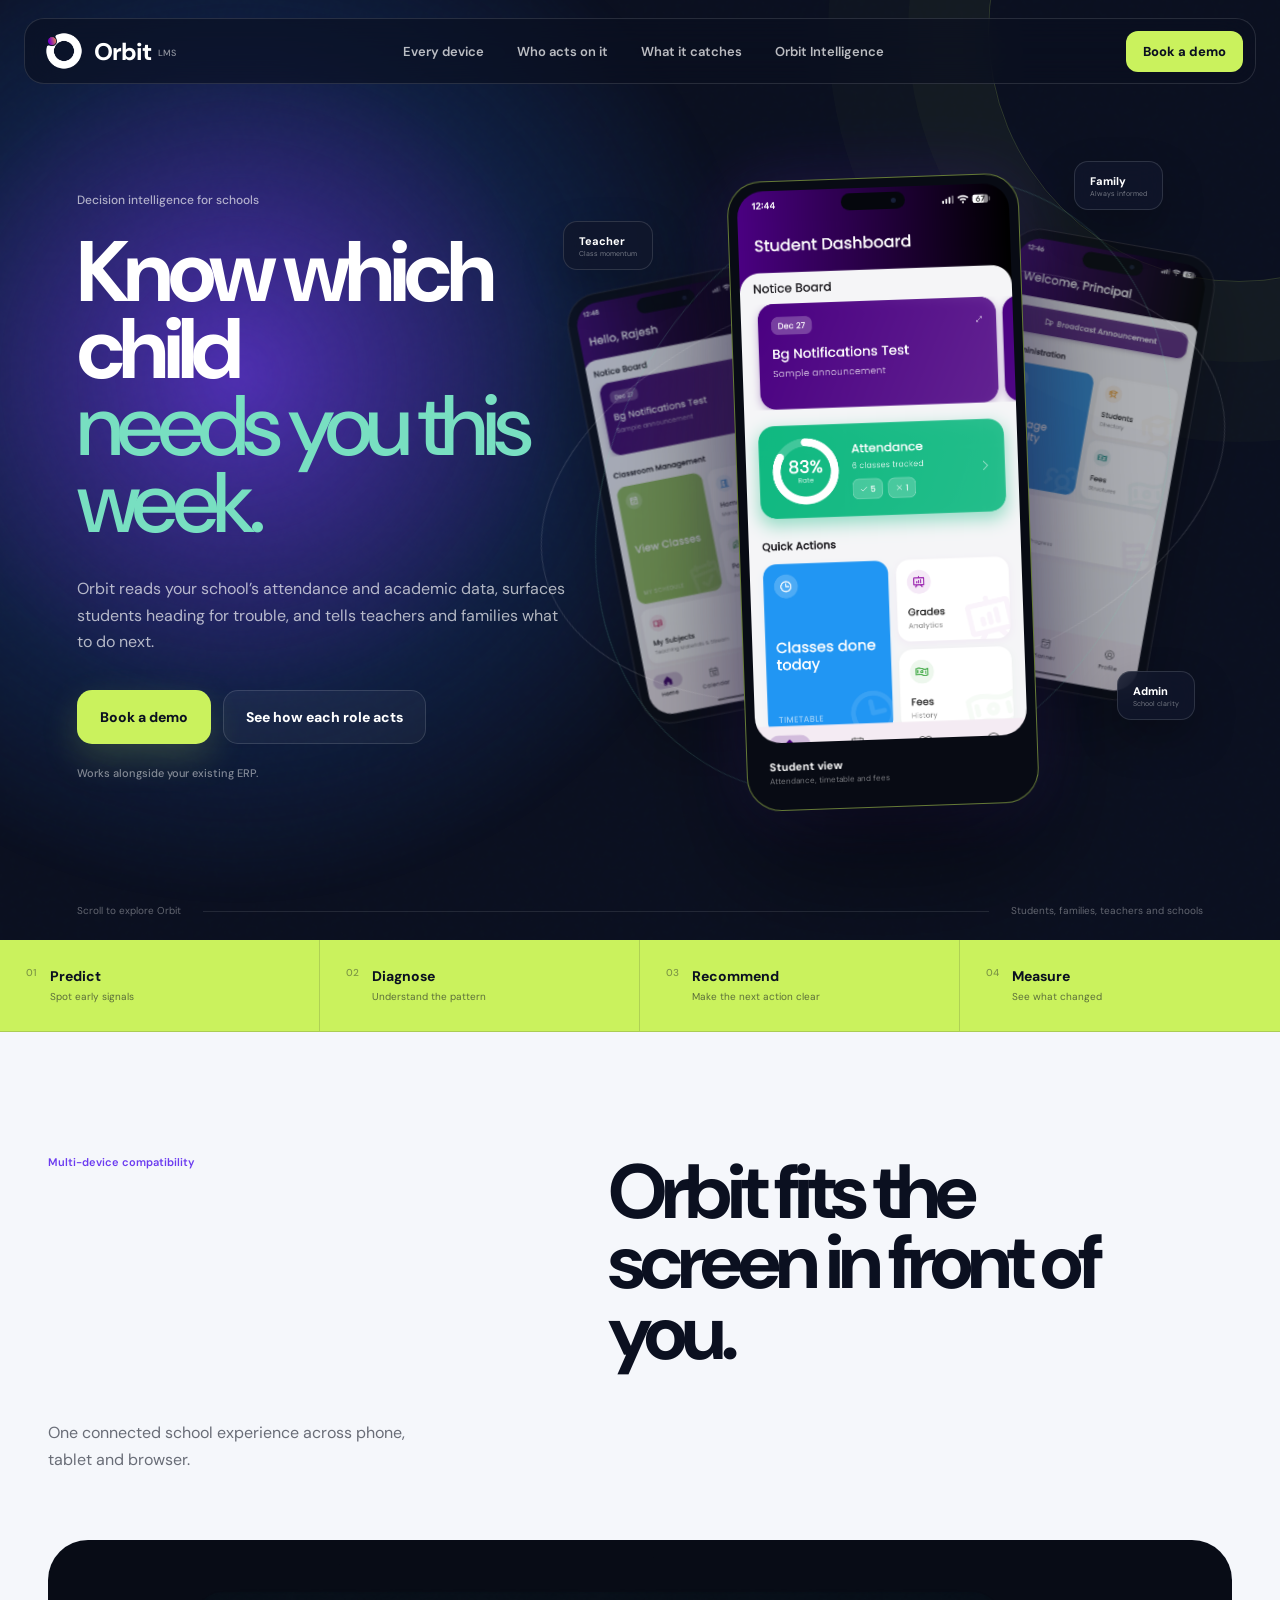
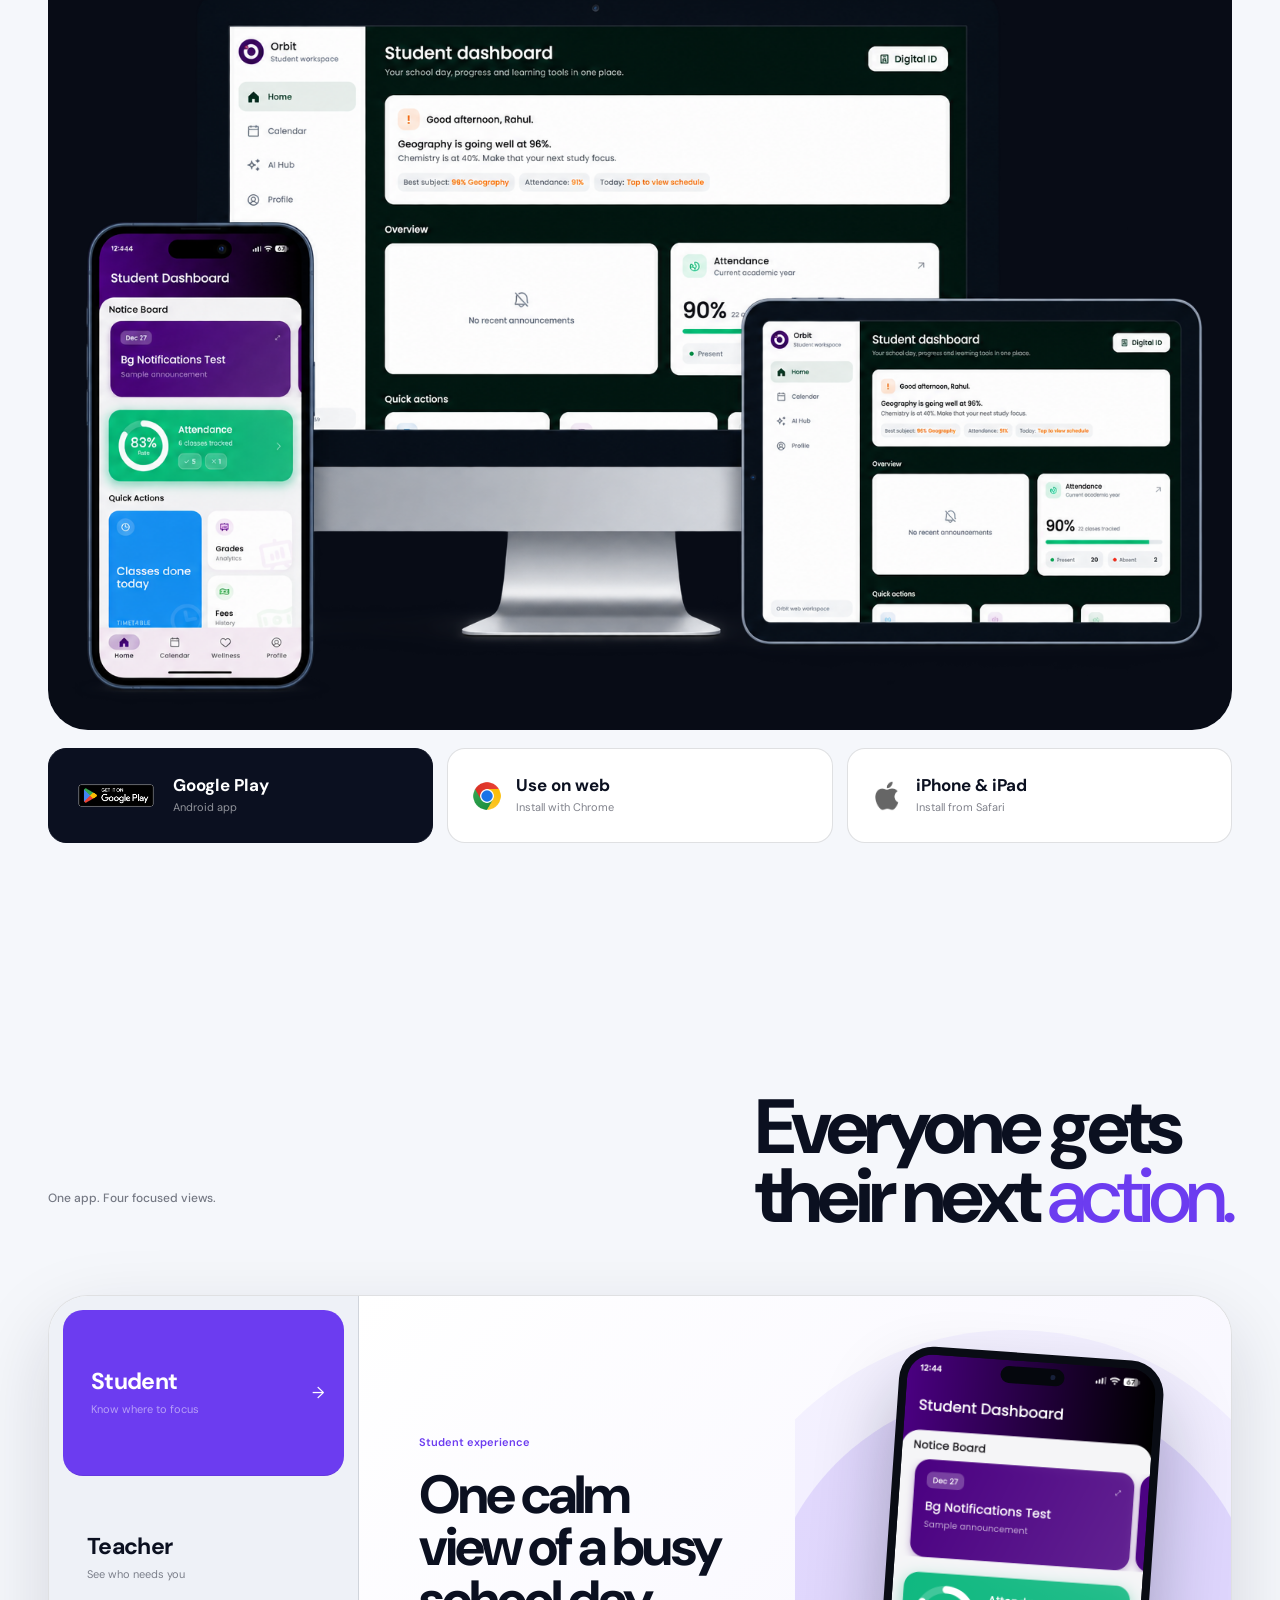
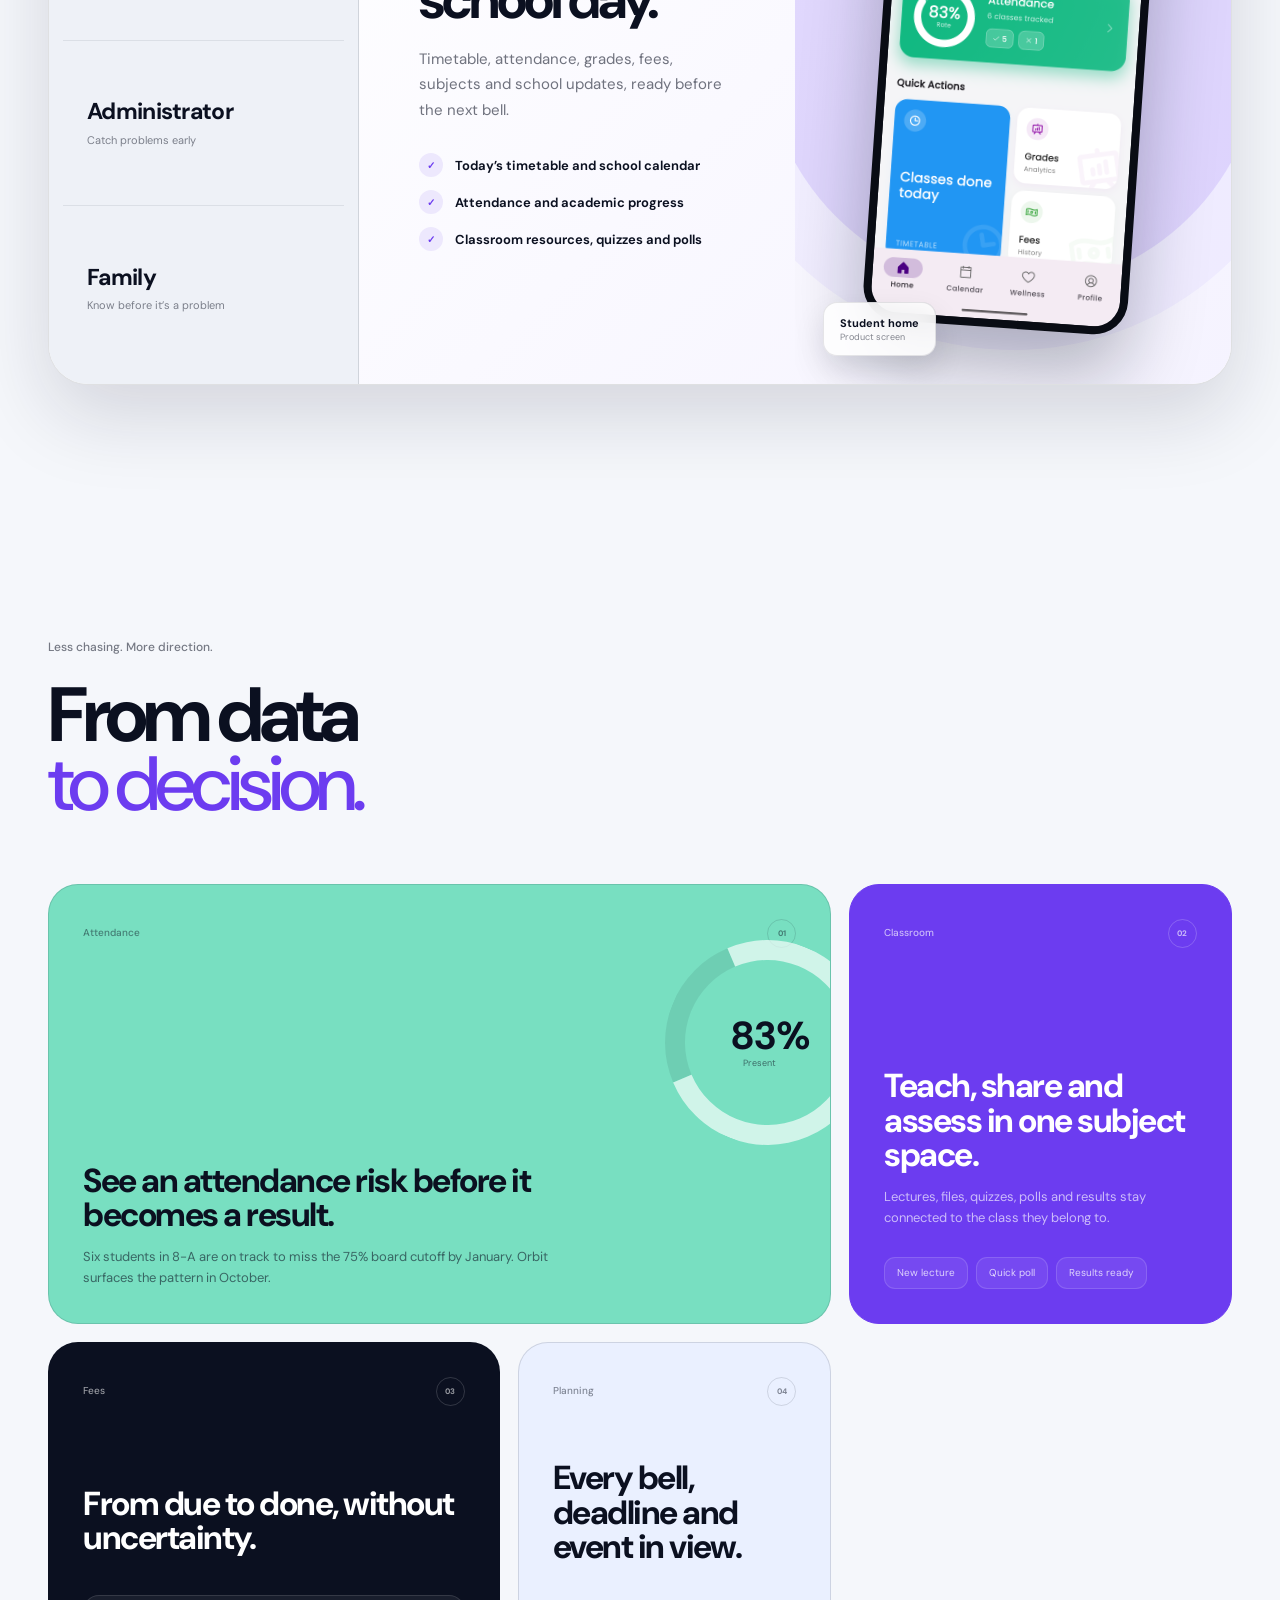
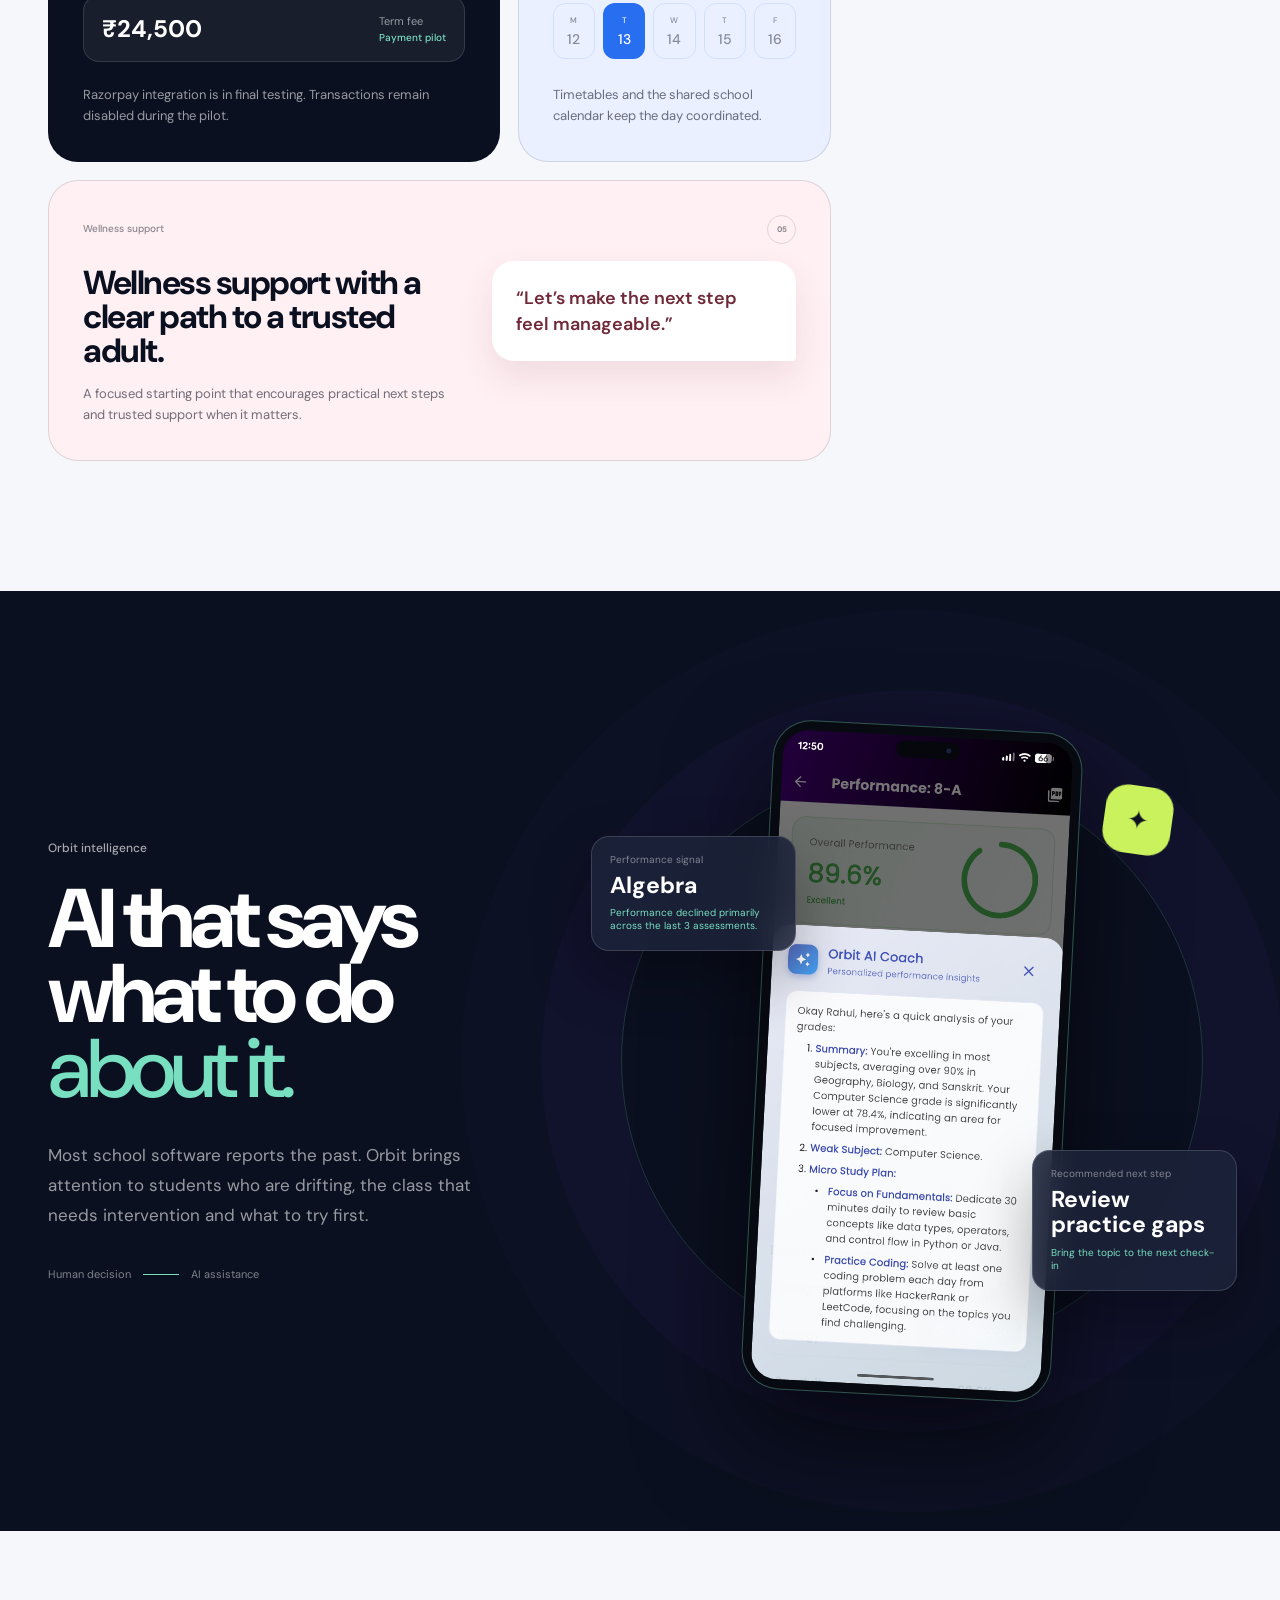
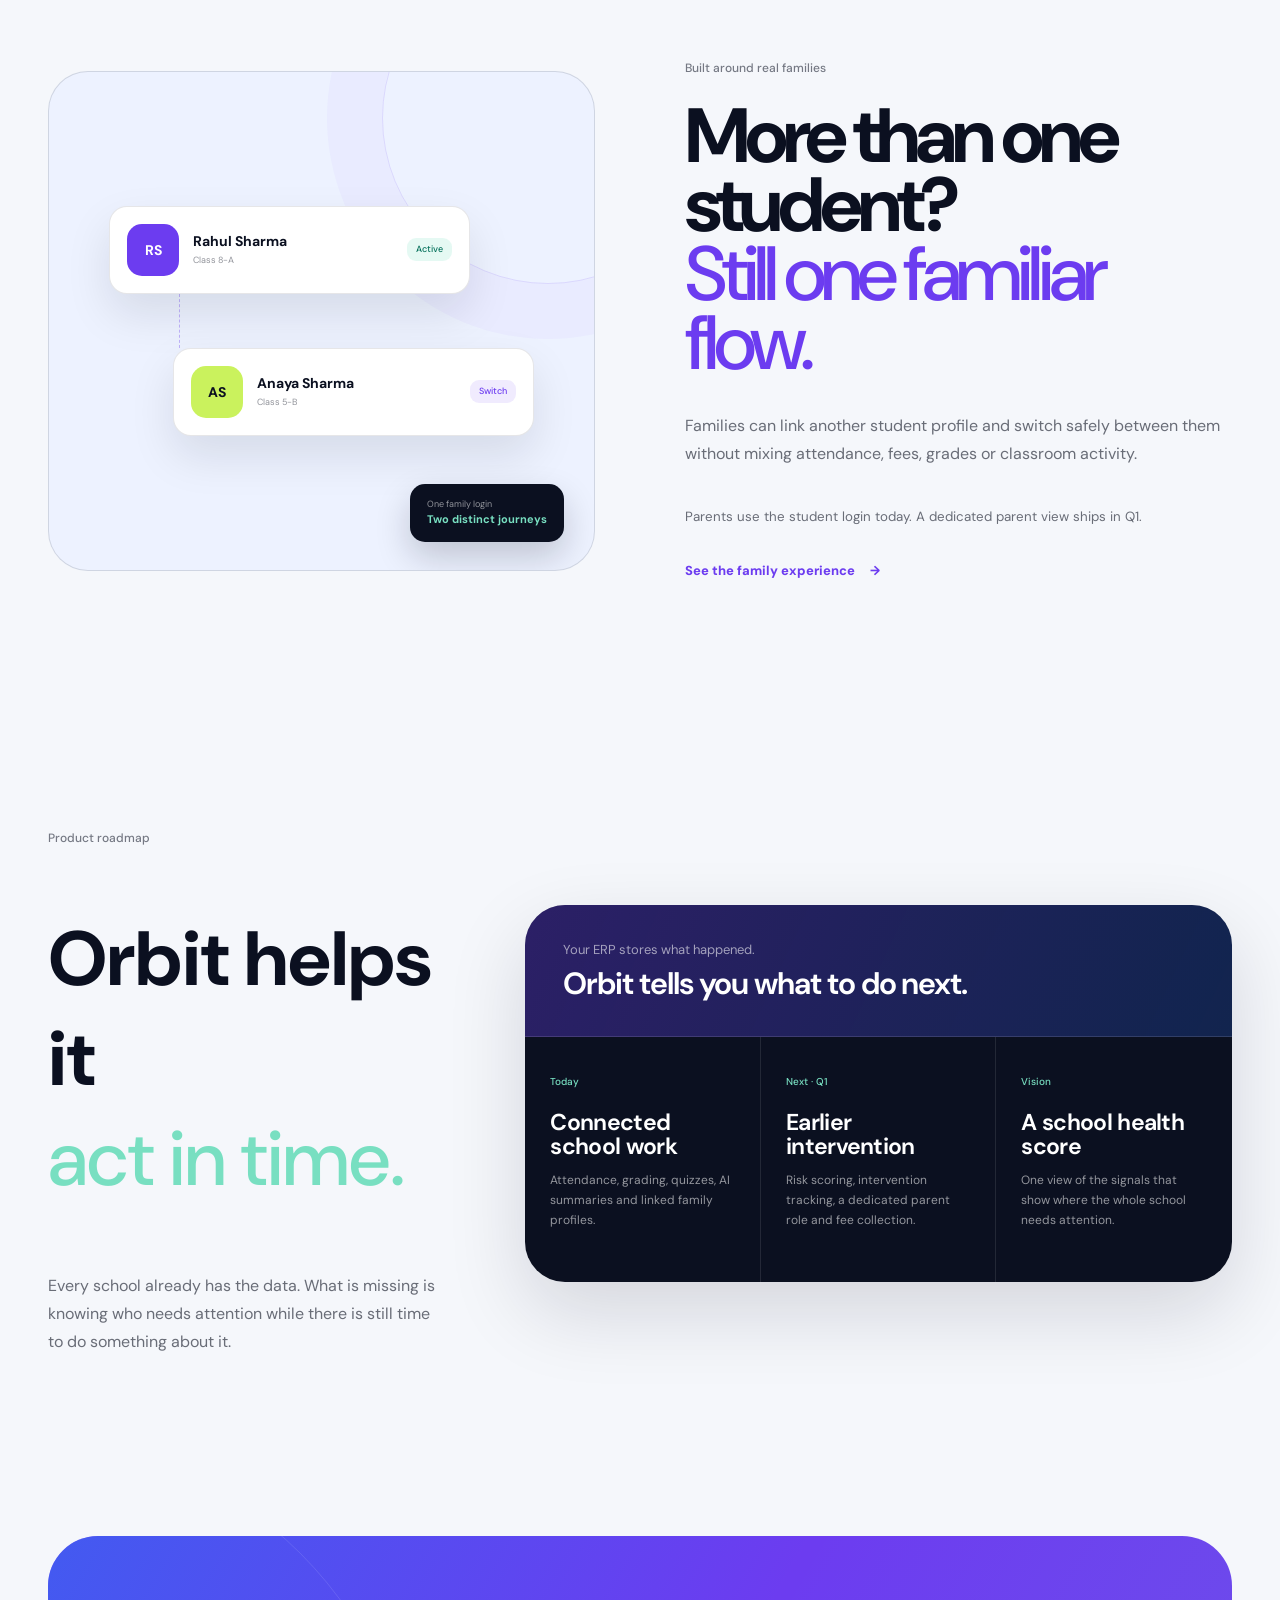
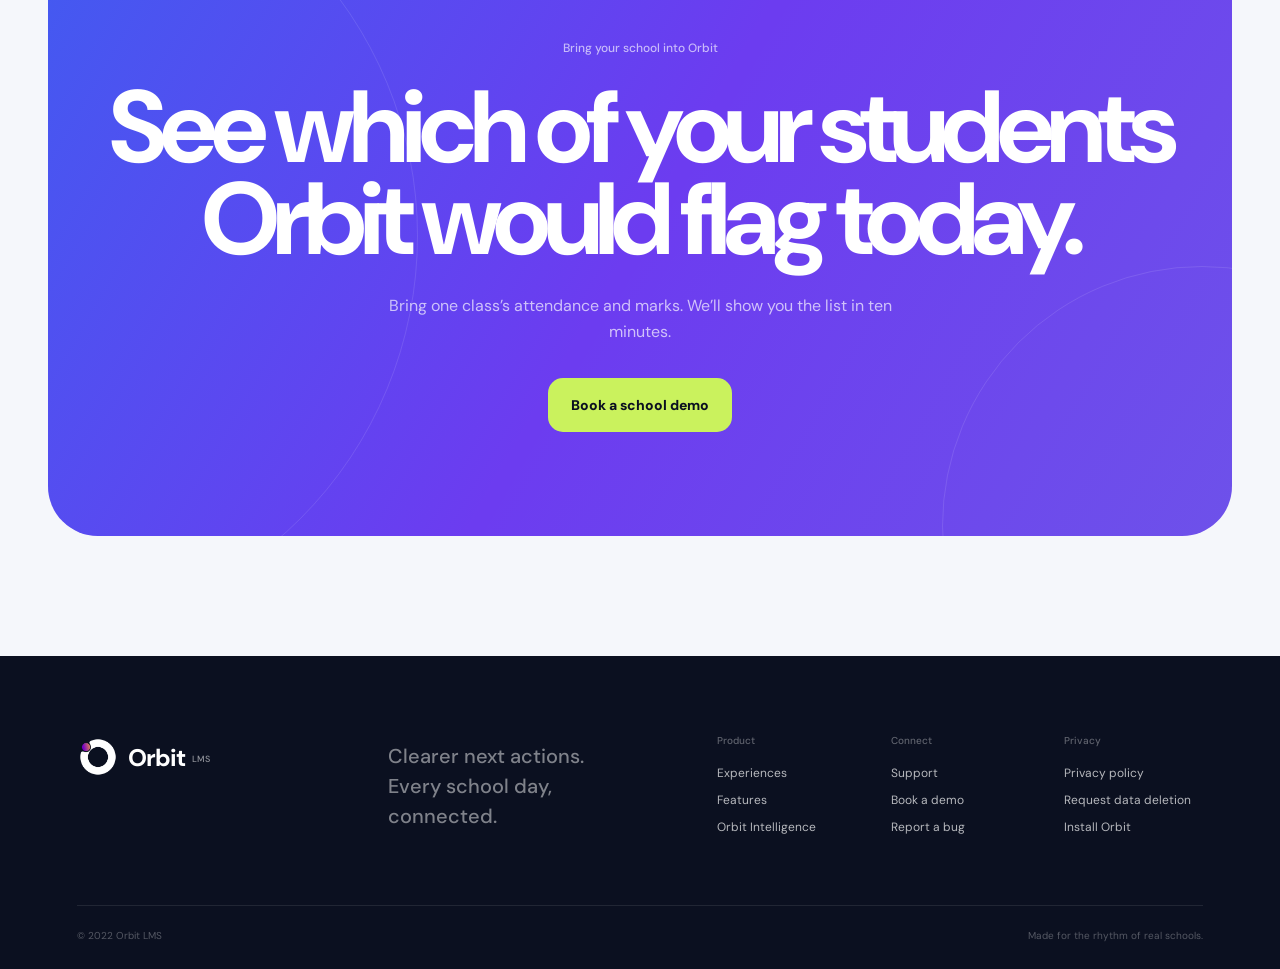
<file: index.html>
<!doctype html>
<html lang="en">
<head>
    <meta charset="UTF-8">
    <meta name="viewport" content="width=device-width, initial-scale=1">
    <meta name="theme-color" content="#0b1020">
    <meta name="description" content="Orbit helps schools turn attendance and academic information into clearer next actions for students, teachers and families.">
    <meta property="og:title" content="Orbit LMS | Decision intelligence for schools.">
    <meta property="og:description" content="See which students need support and what to do next.">
    <meta property="og:type" content="website">
    <meta property="og:image" content="logo.png">
    <title>Orbit LMS | Decision intelligence for schools.</title>
    <script>document.documentElement.classList.add("js");</script>
    <link rel="icon" href="favicon.ico">
    <link rel="apple-touch-icon" sizes="180x180" href="apple-touch-icon.png">
    <link rel="manifest" href="site.webmanifest">
    <link rel="preconnect" href="https://fonts.googleapis.com">
    <link rel="preconnect" href="https://fonts.gstatic.com" crossorigin>
    <link href="https://fonts.googleapis.com/css2?family=DM+Sans:opsz,wght@9..40,400..800&display=swap" rel="stylesheet">
    <link rel="stylesheet" href="style.css?v=10">
</head>
<body>
    <a class="skip-link" href="#main">Skip to content</a>
    <header class="site-header" data-header>
        <a class="brand" href="#top" aria-label="Orbit LMS home">
            <img src="logo.png" alt="" width="42" height="42"><span>Orbit</span><small>LMS</small>
        </a>
        <button class="menu-toggle" type="button" aria-expanded="false" aria-controls="site-nav" data-menu-toggle><span></span><span></span><b class="sr-only">Open navigation</b></button>
        <nav class="site-nav" id="site-nav" aria-label="Main navigation" data-menu>
            <a href="#connected">Every device</a><a href="#roles">Who acts on it</a><a href="#capabilities">What it catches</a><a href="#intelligence">Orbit Intelligence</a>
        </nav>
        <a class="header-cta" href="mailto:support@orbitlmsapp.com?subject=Orbit%20School%20Demo">Book a demo</a>
    </header>

    <main id="main">
        <section class="hero" id="top">
            <div class="hero-noise" aria-hidden="true"></div>
            <div class="hero-copy reveal">
                <div class="eyebrow"><span></span>Decision intelligence for schools</div>
                <h1>Know which child<br><em>needs you this week.</em></h1>
                <p class="hero-lede">Orbit reads your school’s attendance and academic data, surfaces students heading for trouble, and tells teachers and families what to do next.</p>
                <div class="hero-actions">
                    <a class="button button-primary" href="mailto:support@orbitlmsapp.com?subject=Orbit%20School%20Demo">Book a demo</a>
                    <a class="button button-quiet" href="#roles">See how each role acts</a>
                </div>
                <div class="hero-note">Works alongside your existing ERP.</div>
            </div>

            <div class="orbit-stage reveal" data-orbit-stage aria-label="Orbit LMS product screens for students, teachers and administrators">
                <div class="orbit-line orbit-line-one" aria-hidden="true"></div><div class="orbit-line orbit-line-two" aria-hidden="true"></div>
                <div class="role-satellite satellite-admin"><span>Admin</span><small>School clarity</small></div>
                <div class="role-satellite satellite-teacher"><span>Teacher</span><small>Class momentum</small></div>
                <div class="role-satellite satellite-family"><span>Family</span><small>Always informed</small></div>
                <figure class="device device-back device-teacher"><div class="device-top"><span></span></div><img src="screenshots/teacher-screen2.png" alt="Orbit teacher dashboard" decoding="async"></figure>
                <figure class="device device-main"><div class="device-top"><span></span></div><img src="screenshots/student-screen1.png" alt="Orbit student dashboard" decoding="async" fetchpriority="high"><figcaption><b>Student view</b><span>Attendance, timetable and fees</span></figcaption></figure>
                <figure class="device device-back device-admin"><div class="device-top"><span></span></div><img src="screenshots/admin-screen3.png" alt="Orbit administrator dashboard" decoding="async"></figure>
            </div>
            <div class="hero-footer" aria-hidden="true"><span>Scroll to explore Orbit</span><div></div><span>Students, families, teachers and schools</span></div>
        </section>

        <section class="signal-rail" aria-label="Orbit product principles">
            <div><strong>01</strong><span>Predict</span><small>Spot early signals</small></div>
            <div><strong>02</strong><span>Diagnose</span><small>Understand the pattern</small></div>
            <div><strong>03</strong><span>Recommend</span><small>Make the next action clear</small></div>
            <div><strong>04</strong><span>Measure</span><small>See what changed</small></div>
        </section>

        <section class="compatibility section-shell" id="connected">
            <div class="compatibility-heading reveal"><p>Multi-device compatibility</p><h2>Orbit fits the<br>screen in front of you.</h2><span>One connected school experience across phone, tablet and browser.</span></div>
            <div class="compatibility-stage reveal"><img class="compatibility-collage" src="screenshots/orbit-devices.png" alt="Orbit on desktop, iPad and phone" loading="lazy" decoding="async"></div>
            <div class="compatibility-actions reveal">
                <a class="compatibility-link compatibility-play" href="https://play.google.com/store/apps/details?id=com.karn.orbit" target="_blank" rel="noopener noreferrer"><img class="platform-play-badge" src="assets/platforms/google-play-badge.png" alt="Get it on Google Play"><span><b>Google Play</b><small>Android app</small></span></a>
                <a class="compatibility-link" href="install.html#web"><img class="platform-icon" src="assets/platforms/chrome.png" alt="Google Chrome"><span><b>Use on web</b><small>Install with Chrome</small></span></a>
                <a class="compatibility-link" href="install.html#ios"><img class="platform-icon platform-apple" src="assets/platforms/apple.png" alt="Apple"><span><b>iPhone &amp; iPad</b><small>Install from Safari</small></span></a>
            </div>
        </section>

        <section class="roles section-shell" id="roles">
            <div class="roles-intro reveal">
                <div class="eyebrow eyebrow-dark"><span></span>One app. Four focused views.</div>
                <h2>Everyone gets<br>their next <em>action.</em></h2>
            </div>
            <div class="role-explorer reveal">
                <div class="role-tabs" role="tablist" aria-label="Orbit experiences">
                    <button class="role-tab is-active" role="tab" aria-selected="true" data-role="student"><span>Student</span><small>Know where to focus</small></button>
                    <button class="role-tab" role="tab" aria-selected="false" data-role="teacher"><span>Teacher</span><small>See who needs you</small></button>
                    <button class="role-tab" role="tab" aria-selected="false" data-role="admin"><span>Administrator</span><small>Catch problems early</small></button>
                    <button class="role-tab" role="tab" aria-selected="false" data-role="family"><span>Family</span><small>Know before it’s a problem</small></button>
                </div>
                <div class="role-display" data-role-display>
                    <div class="role-copy">
                        <span class="role-kicker" data-role-kicker>Student experience</span>
                        <h3 data-role-title>One calm view of a busy school day.</h3>
                        <p data-role-description>Timetable, attendance, grades, fees, subjects and school updates, ready before the next bell.</p>
                        <ul data-role-features><li>Today’s timetable and school calendar</li><li>Attendance and academic progress</li><li>Classroom resources, quizzes and polls</li></ul>
                    </div>
                    <div class="role-device-wrap">
                        <div class="role-halo"></div>
                        <figure class="role-device"><div class="device-top"><span></span></div><img data-role-image src="screenshots/student-screen1.png" alt="Orbit student experience" loading="lazy" decoding="async"></figure>
                        <div class="screen-label"><b data-role-label>Student home</b><small>Product screen</small></div>
                    </div>
                </div>
            </div>
        </section>

        <section class="capabilities section-shell" id="capabilities">
            <div class="section-heading compact reveal">
                <div class="eyebrow eyebrow-dark"><span></span>Less chasing. More direction.</div>
                <h2>From data<br><em>to decision.</em></h2>
            </div>
            <div class="capability-grid">
                <article class="feature-card feature-attendance reveal"><div class="feature-top"><span>Attendance</span><b>01</b></div><div class="attendance-ring"><strong>83%</strong><span>Present</span></div><h3>See an attendance risk before it becomes a result.</h3><p>Six students in 8-A are on track to miss the 75% board cutoff by January. Orbit surfaces the pattern in October.</p></article>
                <article class="feature-card feature-classroom reveal"><div class="feature-top"><span>Classroom</span><b>02</b></div><h3>Teach, share and assess in one subject space.</h3><p>Lectures, files, quizzes, polls and results stay connected to the class they belong to.</p><div class="mini-stream"><span>New lecture</span><span>Quick poll</span><span>Results ready</span></div></article>
                <article class="feature-card feature-fees reveal"><div class="feature-top"><span>Fees</span><b>03</b></div><h3>From due to done, without uncertainty.</h3><div class="payment-ticket"><span>Term fee</span><strong>₹24,500</strong><small>Payment pilot</small></div><p>Razorpay integration is in final testing. Transactions remain disabled during the pilot.</p></article>
                <article class="feature-card feature-calendar reveal"><div class="feature-top"><span>Planning</span><b>04</b></div><h3>Every bell, deadline and event in view.</h3><div class="week-strip"><span>M<small>12</small></span><span class="active">T<small>13</small></span><span>W<small>14</small></span><span>T<small>15</small></span><span>F<small>16</small></span></div><p>Timetables and the shared school calendar keep the day coordinated.</p></article>
                <article class="feature-card feature-wellness reveal"><div class="feature-top"><span>Wellness support</span><b>05</b></div><blockquote>“Let’s make the next step feel manageable.”</blockquote><h3>Wellness support with a clear path to a trusted adult.</h3><p>A focused starting point that encourages practical next steps and trusted support when it matters.</p></article>
            </div>
        </section>

        <section class="intelligence" id="intelligence">
            <div class="ai-grid section-shell">
                <div class="ai-copy reveal"><div class="eyebrow"><span></span>Orbit intelligence</div><h2>AI that says what to do <em>about it.</em></h2><p>Most school software reports the past. Orbit brings attention to students who are drifting, the class that needs intervention and what to try first.</p><div class="ai-principle"><span>Human decision</span><i></i><span>AI assistance</span></div></div>
                <div class="ai-product reveal"><figure class="ai-phone"><div class="device-top"><span></span></div><img src="screenshots/ai-screen1.png" alt="Orbit AI Coach analysing student performance" loading="lazy" decoding="async"></figure><div class="insight-card insight-one"><small>Performance signal</small><strong>Algebra</strong><span>Performance declined primarily across the last 3 assessments.</span></div><div class="insight-card insight-two"><small>Recommended next step</small><strong>Review practice gaps</strong><span>Bring the topic to the next check-in</span></div><div class="ai-spark" aria-hidden="true">✦</div></div>
            </div>
        </section>

        <section class="family section-shell">
            <div class="family-visual reveal"><div class="profile-card profile-one"><span>RS</span><div><b>Rahul Sharma</b><small>Class 8-A</small></div><i>Active</i></div><div class="profile-link"></div><div class="profile-card profile-two"><span>AS</span><div><b>Anaya Sharma</b><small>Class 5-B</small></div><i>Switch</i></div><div class="family-badge">One family login<br><strong>Two distinct journeys</strong></div></div>
            <div class="family-copy reveal"><div class="eyebrow eyebrow-dark"><span></span>Built around real families</div><h2>More than one student?<br><em>Still one familiar flow.</em></h2><p>Families can link another student profile and switch safely between them without mixing attendance, fees, grades or classroom activity.</p><p><small>Parents use the student login today. A dedicated parent view ships in Q1.</small></p><a class="text-link" href="mailto:support@orbitlmsapp.com?subject=Orbit%20Family%20Profiles">See the family experience <span>→</span></a></div>
        </section>

        <section class="decision-path section-shell" id="roadmap">
            <div class="decision-path-intro reveal"><div class="eyebrow eyebrow-dark"><span></span>Product roadmap</div><h2>Orbit helps it<br><em>act in time.</em></h2><p>Every school already has the data. What is missing is knowing who needs attention while there is still time to do something about it.</p></div>
            <div class="decision-path-content reveal">
                <div class="erp-contrast"><span>Your ERP stores what happened.</span><strong>Orbit tells you what to do next.</strong></div>
                <div class="roadmap-grid">
                    <article><span>Today</span><h3>Connected school work</h3><p>Attendance, grading, quizzes, AI summaries and linked family profiles.</p></article>
                    <article><span>Next · Q1</span><h3>Earlier intervention</h3><p>Risk scoring, intervention tracking, a dedicated parent role and fee collection.</p></article>
                    <article><span>Vision</span><h3>A school health score</h3><p>One view of the signals that show where the whole school needs attention.</p></article>
                </div>
            </div>
        </section>

        <section class="closing section-shell">
            <div class="closing-card reveal"><div class="closing-orbit" aria-hidden="true"><span></span><span></span></div><div class="eyebrow"><span></span>Bring your school into Orbit</div><h2>See which of your students<br>Orbit would flag today.</h2><p>Bring one class’s attendance and marks. We’ll show you the list in ten minutes.</p><div class="closing-actions"><a class="button button-light" href="mailto:support@orbitlmsapp.com?subject=Orbit%20School%20Demo">Book a school demo</a></div></div>
        </section>
    </main>

    <footer class="site-footer">
        <div class="footer-main"><a class="brand footer-brand" href="#top"><img src="logo.png" alt="" width="48" height="48"><span>Orbit</span><small>LMS</small></a><p>Clearer next actions.<br>Every school day, connected.</p><div class="footer-links"><div><b>Product</b><a href="#roles">Experiences</a><a href="#capabilities">Features</a><a href="#intelligence">Orbit Intelligence</a></div><div><b>Connect</b><a href="mailto:support@orbitlmsapp.com?subject=Orbit%20Support">Support</a><a href="mailto:support@orbitlmsapp.com?subject=Orbit%20School%20Demo">Book a demo</a><a href="https://forms.gle/w4K11pionRkRowX56" target="_blank" rel="noopener noreferrer">Report a bug</a></div><div><b>Privacy</b><a href="privacy.html">Privacy policy</a><a href="https://forms.gle/p6UxcMPDzvgw4ME19" target="_blank" rel="noopener noreferrer">Request data deletion</a><a href="install.html">Install Orbit</a></div></div></div>
        <div class="footer-bottom"><span>© 2022 Orbit LMS</span><span>Made for the rhythm of real schools.</span></div>
    </footer>
    <script src="script.js"></script>
</body>
</html>
</file>
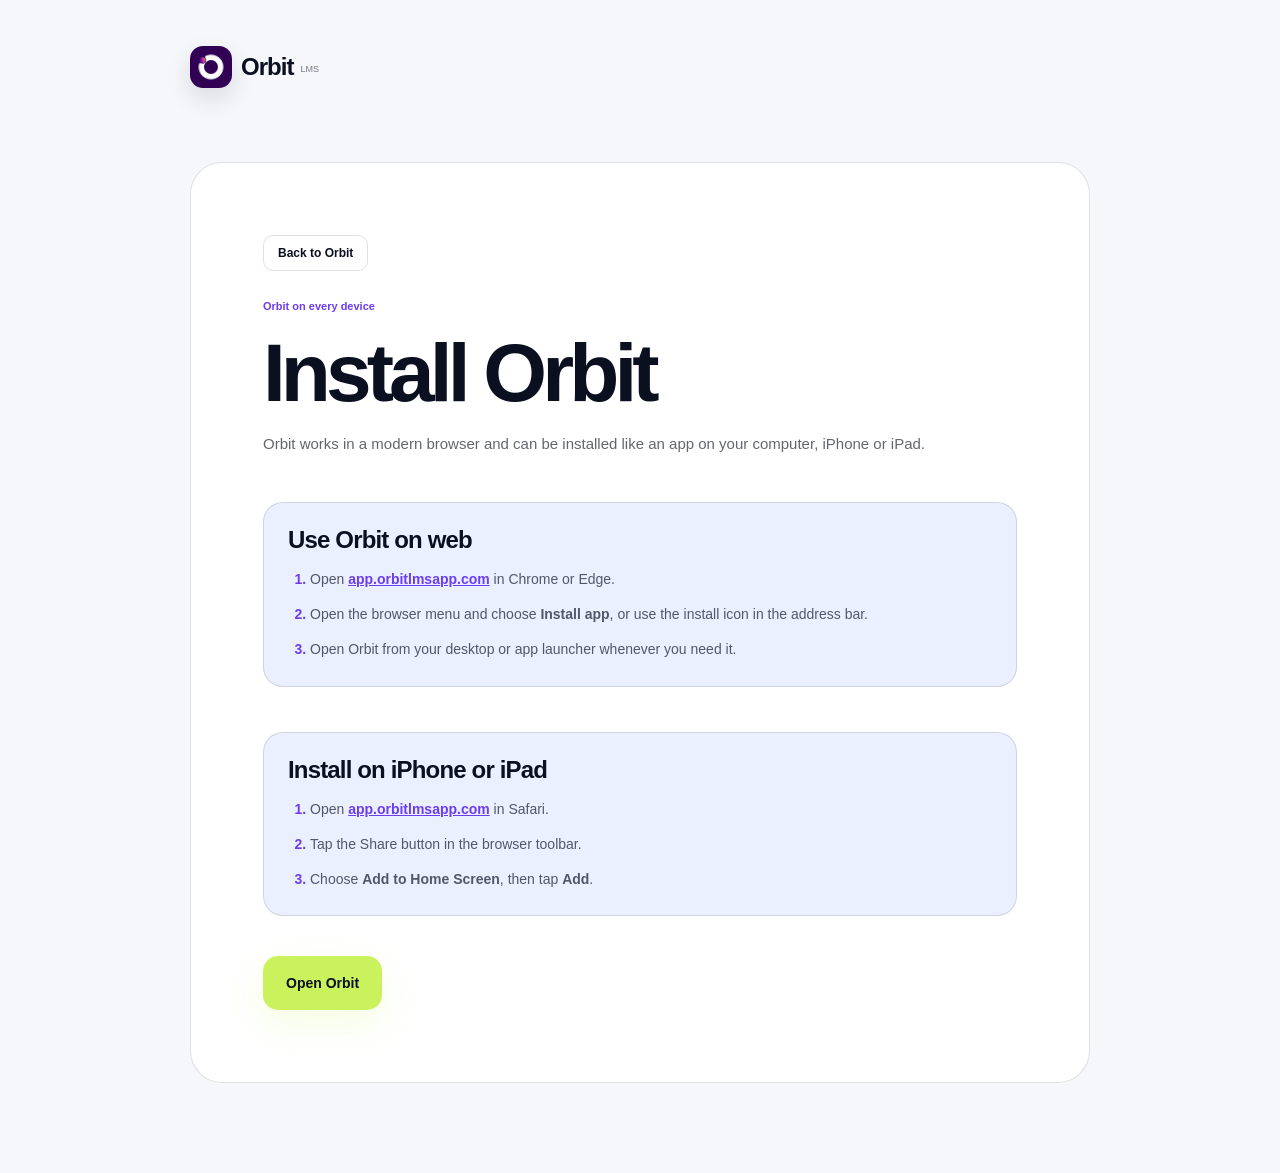
<file: install.html>
<!doctype html>
<html lang="en">
<head>
    <meta charset="UTF-8">
    <meta name="viewport" content="width=device-width, initial-scale=1">
    <meta name="theme-color" content="#0b1020">
    <meta name="description" content="Install Orbit LMS on the web, iPhone or iPad.">
    <title>Install Orbit | Orbit LMS</title>
    <link rel="icon" href="favicon.ico">
    <link rel="apple-touch-icon" sizes="180x180" href="apple-touch-icon.png">
    <link href="https://fonts.googleapis.com/css2?family=Bricolage+Grotesque:opsz,wdth,wght@12..96,75..100,400..800&display=swap" rel="stylesheet">
    <link rel="stylesheet" href="style.css?v=9">
</head>
<body class="policy-page">
    <main class="policy-wrap install-wrap">
        <a class="brand policy-brand" href="index.html" aria-label="Return to Orbit LMS home"><img src="apple-touch-icon.png" alt="" width="42" height="42"><span>Orbit</span><small>LMS</small></a>
        <article class="policy-card install-card">
            <a class="install-back" href="index.html">Back to Orbit</a>
            <p class="install-kicker">Orbit on every device</p>
            <h1>Install Orbit</h1>
            <p>Orbit works in a modern browser and can be installed like an app on your computer, iPhone or iPad.</p>
            <section id="web">
                <h2>Use Orbit on web</h2>
                <ol><li>Open <a href="https://app.orbitlmsapp.com" target="_blank" rel="noopener noreferrer">app.orbitlmsapp.com</a> in Chrome or Edge.</li><li>Open the browser menu and choose <strong>Install app</strong>, or use the install icon in the address bar.</li><li>Open Orbit from your desktop or app launcher whenever you need it.</li></ol>
            </section>
            <section id="ios">
                <h2>Install on iPhone or iPad</h2>
                <ol><li>Open <a href="https://app.orbitlmsapp.com" target="_blank" rel="noopener noreferrer">app.orbitlmsapp.com</a> in Safari.</li><li>Tap the Share button in the browser toolbar.</li><li>Choose <strong>Add to Home Screen</strong>, then tap <strong>Add</strong>.</li></ol>
            </section>
            <a class="button button-primary install-open" href="https://app.orbitlmsapp.com" target="_blank" rel="noopener noreferrer">Open Orbit</a>
        </article>
    </main>
</body>
</html>
</file>
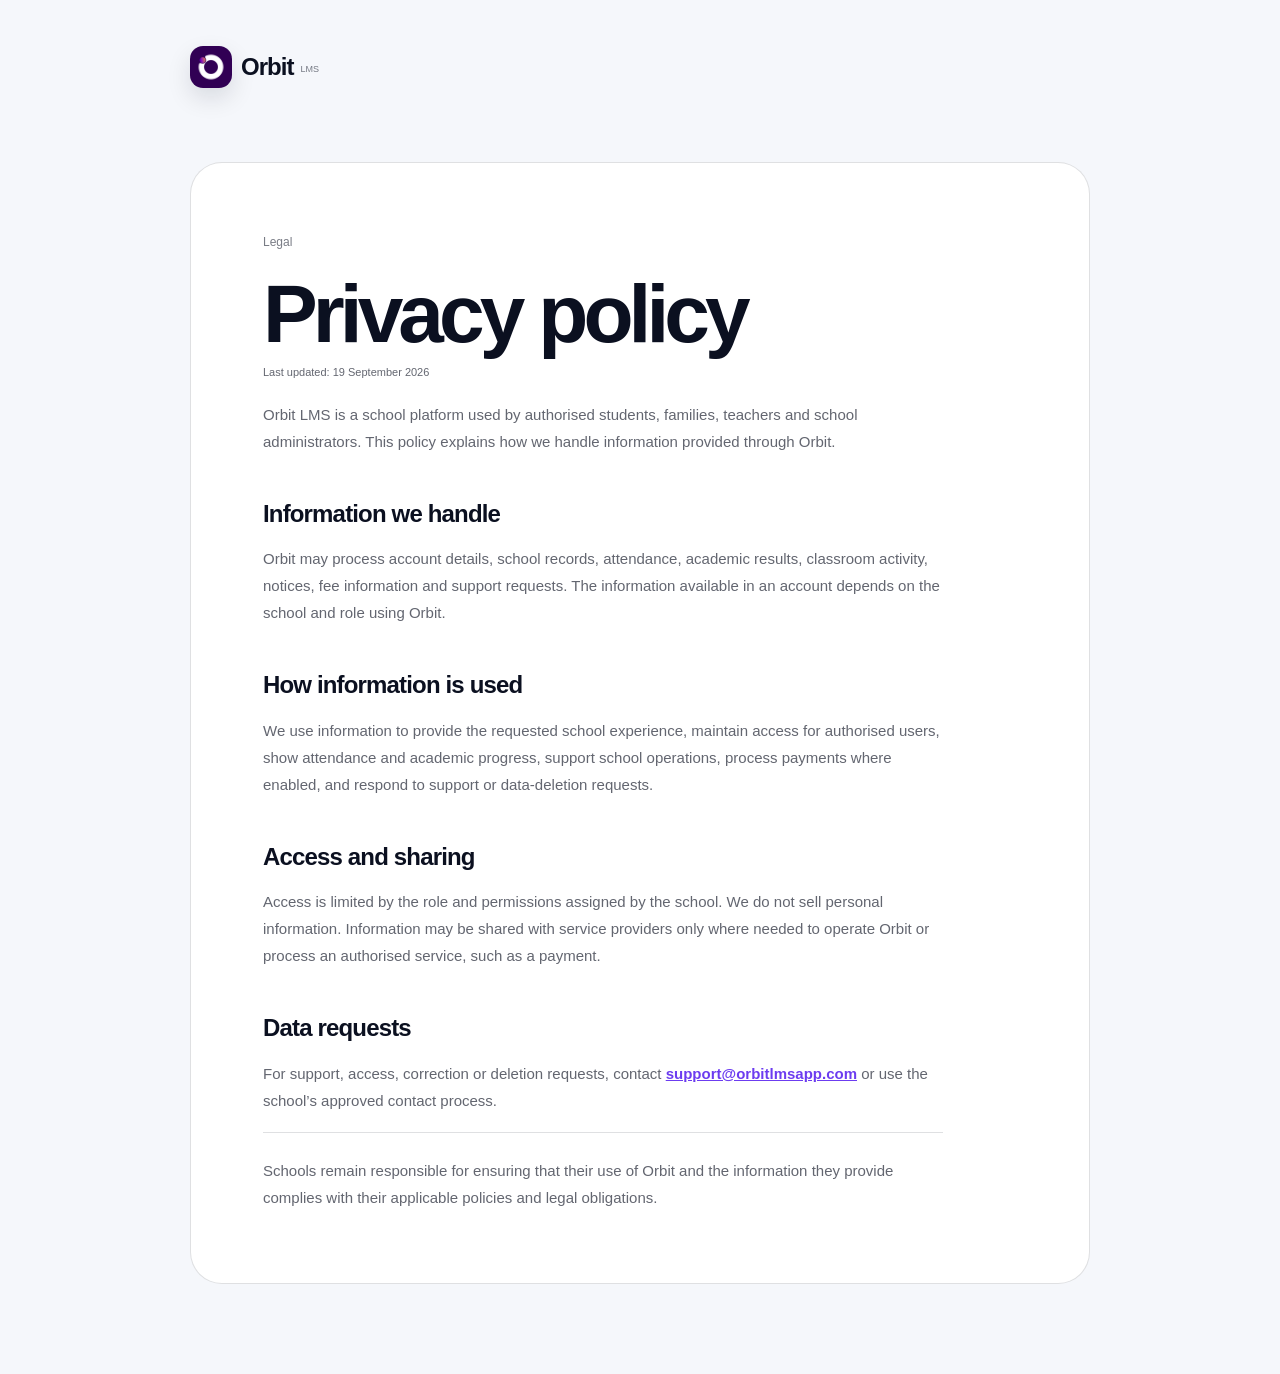
<file: privacy.html>
<!doctype html>
<html lang="en">
<head>
    <meta charset="UTF-8">
    <meta name="viewport" content="width=device-width, initial-scale=1">
    <meta name="theme-color" content="#0b1020">
    <meta name="description" content="Orbit LMS privacy policy.">
    <title>Privacy Policy | Orbit LMS</title>
    <link rel="icon" href="favicon.ico">
    <link rel="apple-touch-icon" sizes="180x180" href="apple-touch-icon.png">
    <link href="https://fonts.googleapis.com/css2?family=Bricolage+Grotesque:opsz,wdth,wght@12..96,75..100,400..800&display=swap" rel="stylesheet">
    <link rel="stylesheet" href="style.css?v=9">
</head>
<body class="policy-page">
    <main class="policy-wrap">
        <a class="brand policy-brand" href="index.html" aria-label="Return to Orbit LMS home"><img src="apple-touch-icon.png" alt="" width="42" height="42"><span>Orbit</span><small>LMS</small></a>
        <article class="policy-card">
            <div class="eyebrow eyebrow-dark"><span></span>Legal</div>
            <h1>Privacy policy</h1>
            <p class="policy-updated">Last updated: 19 September 2026</p>
            <p>Orbit LMS is a school platform used by authorised students, families, teachers and school administrators. This policy explains how we handle information provided through Orbit.</p>
            <h2>Information we handle</h2>
            <p>Orbit may process account details, school records, attendance, academic results, classroom activity, notices, fee information and support requests. The information available in an account depends on the school and role using Orbit.</p>
            <h2>How information is used</h2>
            <p>We use information to provide the requested school experience, maintain access for authorised users, show attendance and academic progress, support school operations, process payments where enabled, and respond to support or data-deletion requests.</p>
            <h2>Access and sharing</h2>
            <p>Access is limited by the role and permissions assigned by the school. We do not sell personal information. Information may be shared with service providers only where needed to operate Orbit or process an authorised service, such as a payment.</p>
            <h2>Data requests</h2>
            <p>For support, access, correction or deletion requests, contact <a href="mailto:support@orbitlmsapp.com">support@orbitlmsapp.com</a> or use the school’s approved contact process.</p>
            <p class="policy-note">Schools remain responsible for ensuring that their use of Orbit and the information they provide complies with their applicable policies and legal obligations.</p>
        </article>
    </main>
</body>
</html>
</file>
<file: style.css>
:root {
    --ink: #0b1020;
    --ink-soft: #151b30;
    --paper: #f5f7fb;
    --paper-blue: #eaf0ff;
    --white: #ffffff;
    --violet: #6c3cf0;
    --violet-dark: #4d22bb;
    --blue: #276ef1;
    --mint: #78dfc1;
    --coral: #ff715f;
    --lime: #caf25d;
    --line: rgba(11, 16, 32, .13);
    --display: "DM Sans", sans-serif;
    --body: var(--display);
    --mono: var(--display);
    --radius-lg: 40px;
    --radius-md: 26px;
    --shadow: 0 30px 80px rgba(17, 23, 49, .15);
}

* { box-sizing: border-box; }
html { background: var(--ink); scroll-behavior: smooth; overscroll-behavior-y: none; }
body { margin: 0; background: var(--ink); color: var(--ink); font-family: var(--body); overflow-x: hidden; }
main { background: var(--paper); }
body.menu-open { overflow: hidden; }
a { color: inherit; }
img { display: block; max-width: 100%; }
button, a { -webkit-tap-highlight-color: transparent; }
button { font: inherit; }
body :where(.eyebrow, .hero-note, .hero-footer, .brand small, .device-main figcaption span, .role-satellite small, .signal-rail strong, .map-center span, .map-card small, .role-kicker, .screen-label small, .feature-top, .mini-stream span, .payment-ticket small, .week-strip span, .ai-principle, .insight-card small, .profile-card i, .footer-links b, .footer-bottom) {
    font-family: var(--body) !important;
    text-transform: none !important;
    letter-spacing: normal !important;
}
::selection { background: var(--lime); color: var(--ink); }
.sr-only { position: absolute; width: 1px; height: 1px; padding: 0; margin: -1px; overflow: hidden; clip: rect(0, 0, 0, 0); white-space: nowrap; border: 0; }
.skip-link { position: fixed; z-index: 9999; left: 16px; top: -80px; padding: 12px 18px; background: var(--white); color: var(--ink); border-radius: 12px; transition: top .2s; }
.skip-link:focus { top: 16px; }

.site-header { position: fixed; z-index: 1000; inset: 18px 24px auto; height: 66px; display: grid; grid-template-columns: 1fr auto 1fr; align-items: center; padding: 0 12px 0 18px; color: var(--white); border: 1px solid rgba(255,255,255,.12); background: rgba(11,16,32,.62); backdrop-filter: blur(18px); border-radius: 20px; transition: color .3s, background .3s, border-color .3s, transform .3s; }
.site-header.is-scrolled { color: var(--ink); background: rgba(255,255,255,.84); border-color: rgba(11,16,32,.1); box-shadow: 0 14px 40px rgba(11,16,32,.1); }
.site-header.is-scrolled .brand img { padding: 4px; border-radius: 13px; background: var(--ink); box-shadow: 0 8px 18px rgba(11,16,32,.14); }
.brand { display: inline-flex; align-items: center; width: max-content; text-decoration: none; font-family: var(--display); font-size: 24px; font-weight: 750; letter-spacing: -.04em; }
.brand img { width: 42px; height: 42px; margin-right: 9px; object-fit: contain; }
.brand small { margin: 4px 0 0 7px; font: 500 9px/1 var(--mono); letter-spacing: .12em; opacity: .55; }
.site-nav { display: flex; align-items: center; gap: 5px; }
.site-nav a { padding: 11px 14px; border-radius: 12px; text-decoration: none; font-size: 13px; font-weight: 600; opacity: .72; transition: opacity .2s, background .2s; }
.site-nav a:hover, .site-nav a:focus-visible { opacity: 1; background: rgba(255,255,255,.08); }
.is-scrolled .site-nav a:hover, .is-scrolled .site-nav a:focus-visible { background: rgba(11,16,32,.06); }
.header-cta { justify-self: end; padding: 12px 17px; background: var(--lime); color: var(--ink); border-radius: 12px; text-decoration: none; font-size: 13px; font-weight: 800; }
.menu-toggle { display: none; }

.hero { position: relative; min-height: 940px; height: 100svh; overflow: hidden; display: grid; grid-template-columns: minmax(0, .88fr) minmax(600px, 1.12fr); align-items: center; padding: 112px max(6vw, 72px) 80px; color: var(--white); background: var(--ink); }
.hero::before { content: ""; position: absolute; inset: -20% 38% 0 -25%; background: radial-gradient(circle at 50% 50%, rgba(108,60,240,.7), rgba(39,110,241,.16) 42%, transparent 66%); filter: blur(10px); }
.hero::after { content: ""; position: absolute; width: 500px; height: 500px; right: -210px; top: -220px; border: 1px solid rgba(202,242,93,.18); border-radius: 50%; box-shadow: 0 0 0 80px rgba(202,242,93,.025), 0 0 0 160px rgba(202,242,93,.018); }
.hero-noise { position: absolute; inset: 0; opacity: .14; pointer-events: none; background-image: url("data:image/svg+xml,%3Csvg viewBox='0 0 180 180' xmlns='http://www.w3.org/2000/svg'%3E%3Cfilter id='n'%3E%3CfeTurbulence type='fractalNoise' baseFrequency='.8' numOctaves='3' stitchTiles='stitch'/%3E%3C/filter%3E%3Crect width='100%25' height='100%25' filter='url(%23n)' opacity='.25'/%3E%3C/svg%3E"); mix-blend-mode: soft-light; }
.hero-copy { position: relative; z-index: 4; max-width: 650px; }
.eyebrow { display: flex; align-items: center; margin-bottom: 26px; color: rgba(255,255,255,.64); font: 500 12px/1.2 var(--body); letter-spacing: 0; }
.eyebrow > span { display: none; }
.eyebrow-dark { color: rgba(11,16,32,.55); }
.eyebrow-dark > span { background: var(--violet); }
.hero h1, .section-heading h2, .roles-intro h2, .ai-copy h2, .family-copy h2, .closing h2 { margin: 0; font-family: var(--display); font-weight: 720; letter-spacing: -.065em; line-height: .9; }
.hero h1 { max-width: 700px; font-size: clamp(64px, 6.7vw, 116px); }
h1 em, h2 em { color: var(--mint); font-style: normal; font-weight: 500; }
.hero-lede { max-width: 600px; margin: 34px 0 0; color: rgba(255,255,255,.68); font-size: clamp(16px, 1.25vw, 20px); line-height: 1.65; }
.hero-actions { display: flex; gap: 12px; margin-top: 34px; }
.button { display: inline-flex; min-height: 54px; align-items: center; justify-content: center; gap: 14px; padding: 0 22px; border: 1px solid transparent; border-radius: 15px; text-decoration: none; font-size: 14px; font-weight: 800; transition: transform .2s, box-shadow .2s, background .2s; }
.button:hover { transform: translateY(-3px); }
.button-primary { background: var(--lime); color: var(--ink); box-shadow: 0 14px 36px rgba(202,242,93,.18); }
.button-quiet { border-color: rgba(255,255,255,.13); color: var(--white); background: rgba(255,255,255,.045); }
.hero-note { margin-top: 24px; color: rgba(255,255,255,.48); font: 500 11px/1 var(--body); }

.orbit-stage { --rx: 0deg; --ry: 0deg; position: relative; z-index: 3; width: min(740px, 50vw); height: 720px; justify-self: end; perspective: 1400px; transform-style: preserve-3d; transform: rotateX(var(--rx)) rotateY(var(--ry)); transition: transform .18s ease-out; }
.orbit-line { position: absolute; left: 50%; top: 50%; border: 1px solid rgba(255,255,255,.13); border-radius: 50%; transform: translate(-50%,-50%) rotate(-15deg); }
.orbit-line-one { width: 700px; height: 410px; }
.orbit-line-two { width: 530px; height: 660px; transform: translate(-50%,-50%) rotate(35deg); border-color: rgba(120,223,193,.16); }
.device { position: absolute; overflow: hidden; margin: 0; padding: 9px; border: 1px solid rgba(255,255,255,.16); border-radius: 34px; background: #080b14; box-shadow: 0 35px 80px rgba(0,0,0,.42); }
.device img, .role-device img, .ai-phone img { width: 100%; height: 100%; object-fit: cover; object-position: top; border-radius: 26px; }
.device-top { position: absolute; z-index: 3; top: 14px; left: 50%; width: 64px; height: 17px; transform: translateX(-50%); background: #05070d; border-radius: 20px; }
.device-top span { position: absolute; width: 5px; height: 5px; right: 9px; top: 6px; border-radius: 50%; background: #17203a; }
.device-main { z-index: 3; width: 292px; height: 630px; left: 50%; top: 50%; transform: translate(-50%,-49%) rotate(-2deg); border-color: rgba(202,242,93,.48); box-shadow: 0 55px 120px rgba(0,0,0,.55), 0 0 70px rgba(108,60,240,.2); }
.device-main img { height: calc(100% - 58px); }
.device-main figcaption { height: 58px; display: flex; flex-direction: column; justify-content: center; padding: 0 13px; }
.device-main figcaption b { font-size: 11px; }
.device-main figcaption span { margin-top: 3px; color: rgba(255,255,255,.45); font: 400 8px/1 var(--mono); }
.device-back { width: 220px; height: 475px; opacity: .66; filter: saturate(.78); }
.device-teacher { z-index: 1; left: 15px; top: 132px; transform: rotate(-11deg) translateZ(-120px); }
.device-admin { z-index: 2; right: 6px; top: 100px; transform: rotate(10deg) translateZ(-70px); }
.role-satellite { position: absolute; z-index: 8; display: grid; padding: 12px 15px; color: var(--white); background: rgba(17,23,43,.82); backdrop-filter: blur(14px); border: 1px solid rgba(255,255,255,.13); border-radius: 14px; box-shadow: 0 18px 40px rgba(0,0,0,.25); }
.role-satellite span { font-size: 11px; font-weight: 800; }
.role-satellite small { margin-top: 2px; color: rgba(255,255,255,.42); font: 400 7px/1 var(--mono); }
.satellite-admin { right: 8px; bottom: 126px; }
.satellite-teacher { left: 0; top: 95px; }
.satellite-family { right: 40px; top: 35px; }
.hero-footer { position: absolute; z-index: 5; left: max(6vw,72px); right: max(6vw,72px); bottom: 24px; display: grid; grid-template-columns: auto 1fr auto; gap: 22px; align-items: center; color: rgba(255,255,255,.36); font: 400 10px/1 var(--body); }
.hero-footer div { height: 1px; background: rgba(255,255,255,.1); }

.signal-rail { display: grid; grid-template-columns: repeat(4,1fr); background: var(--lime); border-bottom: 1px solid rgba(11,16,32,.16); }
.signal-rail > div { display: grid; grid-template-columns: auto 1fr; gap: 1px 13px; padding: 28px 26px; border-right: 1px solid rgba(11,16,32,.14); }
.signal-rail > div:last-child { border: 0; }
.signal-rail strong { grid-row: 1/3; font: 500 10px/1 var(--mono); opacity: .4; }
.signal-rail span { font: 750 14px/1.2 var(--display); }
.signal-rail small { margin-top: 4px; font-size: 10px; opacity: .58; }
.section-shell { width: min(1440px, calc(100% - 96px)); margin-inline: auto; }
.section-heading h2, .roles-intro h2, .family-copy h2 { font-size: clamp(55px, 6vw, 92px); }
.section-heading h2 em, .roles-intro h2 em, .family-copy h2 em { color: var(--violet); }
.section-heading p { max-width: 500px; margin: 34px 0 0; color: rgba(11,16,32,.59); font-size: 17px; line-height: 1.7; }

.compatibility { padding-block: 125px; }.compatibility-heading { display: grid; grid-template-columns: .9fr 1.1fr; gap: 50px; align-items: end; margin-bottom: 58px; }.compatibility-heading p { align-self: start; margin: 0; color: var(--violet); font: 600 11px/1 var(--body); }.compatibility-heading h2 { max-width: 720px; margin: 0; font: 720 clamp(55px, 6vw, 92px)/.92 var(--display); letter-spacing: -.065em; }.compatibility-heading span { max-width: 400px; padding-bottom: 9px; color: rgba(11,16,32,.6); font-size: 16px; line-height: 1.7; }
.compatibility-stage { position: relative; min-height: 610px; overflow: hidden; border: 1px solid var(--line); border-radius: var(--radius-lg); background: radial-gradient(circle at 50% 42%, #e7e2ff 0, #f7f7fb 38%, #fff 72%); }.compatibility-stage::before { content: ""; position: absolute; width: 560px; height: 560px; left: 50%; top: 50%; border: 1px solid rgba(108,60,240,.12); border-radius: 50%; box-shadow: 0 0 0 52px rgba(108,60,240,.035), 0 0 0 110px rgba(108,60,240,.02); transform: translate(-50%,-50%); }.compatibility-stage figure { position: absolute; z-index: 2; margin: 0; overflow: hidden; background: #0b1020; box-shadow: 0 28px 70px rgba(11,16,32,.2); }.compatibility-desktop { width: 60%; height: 390px; left: 20%; top: 88px; padding: 8px; border: 6px solid #1b2030; border-radius: 18px; }.compatibility-desktop img { width: 100%; height: calc(100% - 25px); object-fit: cover; object-position: top; }.screen-toolbar { display: flex; align-items: center; gap: 5px; height: 25px; padding: 0 5px; color: rgba(255,255,255,.52); font: 400 8px/1 var(--body); }.screen-toolbar i { width: 5px; height: 5px; border-radius: 50%; background: rgba(255,255,255,.35); }.screen-toolbar b { margin-left: 8px; padding: 4px 12px; border-radius: 5px; background: rgba(255,255,255,.08); font: inherit; }.compatibility-tablet { width: 425px; height: 285px; right: 7%; bottom: -18px; padding: 11px; border: 7px solid #1a2030; border-radius: 28px; transform: rotate(5deg); }.compatibility-tablet img { width: 100%; height: 100%; object-fit: cover; object-position: top; border-radius: 14px; }.tablet-camera { position: absolute; z-index: 3; left: 5px; top: 50%; width: 5px; height: 5px; border-radius: 50%; background: #3a4358; transform: translateY(-50%); }.compatibility-phone { width: 174px; height: 360px; left: 8%; bottom: -36px; padding: 7px; border: 5px solid #161c2a; border-radius: 28px; transform: rotate(-7deg); }.compatibility-phone img { width: 100%; height: 100%; object-fit: cover; object-position: top; border-radius: 19px; }.compatibility-phone .device-top { top: 10px; width: 52px; height: 14px; }.compatibility-phone .device-top span { top: 5px; right: 7px; width: 4px; height: 4px; }
.compatibility-actions { display: grid; grid-template-columns: repeat(3, 1fr); gap: 14px; margin-top: 18px; }.compatibility-link { display: flex; align-items: center; gap: 14px; min-height: 95px; padding: 20px 24px; border: 1px solid var(--line); border-radius: 18px; background: var(--white); color: var(--ink); text-decoration: none; transition: transform .2s, border-color .2s; }.compatibility-link:hover { border-color: var(--violet); transform: translateY(-3px); }.compatibility-link > span { display: flex; flex-direction: column; gap: 6px; }.compatibility-link b { font: 700 17px/1 var(--display); }.compatibility-link small { color: rgba(11,16,32,.52); font-size: 11px; }.platform-icon { width: 30px; height: 30px; flex: 0 0 30px; }.apple-icon { fill: currentColor; }.compatibility-play { color: var(--white); border-color: var(--ink); background: var(--ink); }.compatibility-play small { color: rgba(255,255,255,.55); }
.roles { padding-block: 125px; }
.roles-intro { display: flex; align-items: end; justify-content: space-between; margin-bottom: 64px; }
.role-explorer { display: grid; grid-template-columns: 310px 1fr; min-height: 690px; overflow: hidden; border: 1px solid var(--line); border-radius: var(--radius-lg); background: var(--white); box-shadow: var(--shadow); }
.role-tabs { display: flex; flex-direction: column; padding: 14px; border-right: 1px solid var(--line); background: #eef1f7; }
.role-tab { position: relative; display: flex; flex: 1; flex-direction: column; justify-content: center; align-items: flex-start; padding: 24px; border: 0; border-bottom: 1px solid rgba(11,16,32,.08); background: transparent; color: var(--ink); cursor: pointer; text-align: left; transition: background .25s, color .25s, border-radius .25s; }
.role-tab:last-child { border-bottom: 0; }
.role-tab span { font: 700 23px/1.1 var(--display); letter-spacing: -.03em; }
.role-tab small { margin-top: 8px; color: inherit; font-size: 11px; opacity: .5; }
.role-tab::after { content: "→"; position: absolute; right: 20px; opacity: 0; transform: translateX(-8px); transition: .25s; }
.role-tab.is-active { padding-left: 28px; color: var(--white); background: var(--violet); border-radius: 20px; }
.role-tab.is-active::after { opacity: 1; transform: none; }
.role-display { --role-accent: #6c3cf0; display: grid; grid-template-columns: 1fr 1fr; align-items: center; background: linear-gradient(135deg, #fff, #f5f3ff); transition: background .35s; }
.role-copy { padding: 60px; }
.role-kicker { color: var(--role-accent); font: 600 11px/1 var(--body); letter-spacing: 0; }
.role-copy h3 { max-width: 540px; margin: 18px 0 20px; font: 720 clamp(40px,4.2vw,68px)/.98 var(--display); letter-spacing: -.055em; }
.role-copy > p { color: rgba(11,16,32,.58); font-size: 15px; line-height: 1.7; }
.role-copy ul { display: grid; gap: 13px; margin: 30px 0 0; padding: 0; list-style: none; }
.role-copy li { display: flex; align-items: center; gap: 12px; font-size: 13px; font-weight: 650; }
.role-copy li::before { content: "✓"; display: grid; width: 24px; height: 24px; place-items: center; color: var(--role-accent); border-radius: 50%; background: color-mix(in srgb, var(--role-accent) 12%, white); font-size: 10px; }
.role-device-wrap { position: relative; min-height: 100%; display: grid; place-items: center; overflow: hidden; }
.role-halo { position: absolute; width: 500px; height: 500px; border-radius: 50%; background: color-mix(in srgb, var(--role-accent) 18%, transparent); box-shadow: 0 0 0 60px color-mix(in srgb, var(--role-accent) 5%, transparent); transition: background .35s; }
.role-device { position: relative; z-index: 2; width: 265px; height: 575px; margin: 0; padding: 8px; overflow: hidden; border-radius: 34px; background: #090c14; box-shadow: 0 40px 75px rgba(11,16,32,.29); transform: rotate(4deg); transition: transform .35s, opacity .2s; }
.role-device.is-changing { opacity: .2; transform: rotate(1deg) scale(.96); }
.screen-label { position: absolute; z-index: 4; left: 28px; bottom: 28px; display: flex; flex-direction: column; padding: 13px 16px; border: 1px solid rgba(11,16,32,.1); border-radius: 14px; background: rgba(255,255,255,.88); backdrop-filter: blur(12px); box-shadow: 0 14px 30px rgba(11,16,32,.12); }
.screen-label b { font-size: 11px; }.screen-label small { margin-top: 3px; font: 400 9px/1 var(--body); opacity: .5; }

.capabilities { padding-block: 130px; }
.section-heading.compact { margin-bottom: 65px; }
.capability-grid { display: grid; grid-template-columns: 1.18fr .82fr 1fr; grid-template-rows: 440px 420px; gap: 18px; }
.feature-card { position: relative; overflow: hidden; display: flex; flex-direction: column; padding: 34px; border: 1px solid var(--line); border-radius: 30px; background: var(--white); }
.feature-top { display: flex; align-items: center; justify-content: space-between; margin-bottom: auto; color: rgba(11,16,32,.48); font: 500 10px/1 var(--body); }
.feature-top b { display: grid; width: 29px; height: 29px; place-items: center; border: 1px solid var(--line); border-radius: 50%; font-size: 8px; }
.feature-card h3 { max-width: 540px; margin: 22px 0 14px; font: 720 clamp(28px,2.6vw,44px)/1.03 var(--display); letter-spacing: -.045em; }
.feature-card p { max-width: 490px; margin: 0; color: rgba(11,16,32,.58); font-size: 13px; line-height: 1.65; }
.feature-classroom { color: var(--white); background: var(--violet); border-color: var(--violet); }
.feature-classroom .feature-top, .feature-classroom p { color: rgba(255,255,255,.65); }
.feature-classroom .feature-top b { border-color: rgba(255,255,255,.2); }
.mini-stream { display: flex; gap: 8px; margin-top: 28px; }
.mini-stream span { padding: 10px 12px; color: rgba(255,255,255,.76); border: 1px solid rgba(255,255,255,.14); border-radius: 11px; background: rgba(255,255,255,.07); font: 400 10px/1 var(--body); }
.feature-attendance { grid-column: span 2; background: var(--mint); }
.attendance-ring { position: absolute; right: -40px; top: 55px; display: grid; width: 205px; height: 205px; place-content: center; text-align: center; border: 20px solid rgba(255,255,255,.65); border-left-color: rgba(11,16,32,.08); border-radius: 50%; transform: rotate(22deg); }
.attendance-ring strong, .attendance-ring span { transform: rotate(-22deg); }.attendance-ring strong { font: 720 39px/1 var(--display); }.attendance-ring span { margin-top: 4px; font-size: 9px; opacity: .55; }
.feature-fees { background: var(--ink); color: var(--white); }.feature-fees .feature-top, .feature-fees p { color: rgba(255,255,255,.58); }.feature-fees .feature-top b { border-color: rgba(255,255,255,.16); }
.payment-ticket { display: grid; grid-template-columns: 1fr auto; gap: 5px; margin: 26px 0 22px; padding: 18px; border: 1px solid rgba(255,255,255,.12); border-radius: 16px; background: rgba(255,255,255,.06); }
.payment-ticket span { font-size: 11px; opacity: .55; }.payment-ticket strong { grid-row: 1/3; align-self: center; font: 700 24px/1 var(--display); }.payment-ticket small { color: var(--mint); font: 500 10px/1 var(--body); }
.feature-calendar { background: var(--paper-blue); }
.week-strip { display: grid; grid-template-columns: repeat(5,1fr); gap: 8px; margin: 25px 0; }
.week-strip span { display: grid; gap: 8px; place-items: center; padding: 12px 5px; border: 1px solid rgba(39,110,241,.12); border-radius: 12px; color: rgba(11,16,32,.45); font: 500 8px/1 var(--mono); }.week-strip small { font-size: 14px; }.week-strip .active { color: var(--white); background: var(--blue); }
.feature-wellness { grid-column: span 2; background: #fff0f3; }.feature-wellness h3, .feature-wellness p { max-width: 52%; }
.feature-wellness blockquote { position: absolute; right: 34px; top: 80px; width: 39%; margin: 0; padding: 24px; border-radius: 22px 22px 4px 22px; background: var(--white); color: #6f2939; font: 600 18px/1.45 var(--display); box-shadow: 0 16px 35px rgba(111,41,57,.1); }

.intelligence { overflow: hidden; color: var(--white); background: var(--ink); }
.ai-grid { min-height: 900px; display: grid; grid-template-columns: .85fr 1.15fr; gap: 70px; align-items: center; padding-block: 110px; }
.ai-copy h2 { font-size: clamp(58px,6.5vw,103px); }.ai-copy h2 em { color: var(--mint); }
.ai-copy > p { max-width: 600px; margin: 35px 0 0; color: rgba(255,255,255,.58); font-size: 17px; line-height: 1.75; }
.ai-principle { display: flex; align-items: center; gap: 12px; margin-top: 38px; color: rgba(255,255,255,.48); font: 400 11px/1 var(--body); }.ai-principle i { width: 36px; height: 1px; background: var(--mint); }
.ai-product { position: relative; min-height: 720px; display: grid; place-items: center; }
.ai-product::before { content: ""; position: absolute; width: 580px; height: 580px; border: 1px solid rgba(120,223,193,.18); border-radius: 50%; box-shadow: 0 0 0 80px rgba(108,60,240,.035), 0 0 0 160px rgba(108,60,240,.02); }
.ai-phone { position: relative; z-index: 2; width: 310px; height: 670px; margin: 0; padding: 9px; overflow: hidden; border: 1px solid rgba(120,223,193,.35); border-radius: 38px; background: #080a12; box-shadow: 0 45px 100px rgba(0,0,0,.6); transform: rotate(3deg); }
.insight-card { position: absolute; z-index: 4; display: flex; flex-direction: column; width: 205px; padding: 18px; border: 1px solid rgba(255,255,255,.15); border-radius: 18px; background: rgba(29,35,58,.86); backdrop-filter: blur(16px); box-shadow: 0 25px 60px rgba(0,0,0,.3); }.insight-card small { color: rgba(255,255,255,.45); font: 400 10px/1 var(--body); }.insight-card strong { margin-top: 8px; font: 700 23px/1.1 var(--display); }.insight-card span { margin-top: 8px; color: var(--mint); font-size: 10px; }.insight-one { left: 0; top: 135px; }.insight-two { right: -5px; bottom: 130px; }
.ai-spark { position: absolute; z-index: 5; right: 60px; top: 85px; display: grid; width: 68px; height: 68px; place-items: center; color: var(--ink); background: var(--lime); border-radius: 22px; font-size: 26px; transform: rotate(8deg); }

.family { min-height: 780px; display: grid; grid-template-columns: 1fr 1fr; gap: 90px; align-items: center; padding-block: 120px; }
.family-visual { position: relative; min-height: 500px; display: flex; flex-direction: column; justify-content: center; padding: 60px; border: 1px solid var(--line); border-radius: var(--radius-lg); background: #edf2ff; overflow: hidden; }
.family-visual::after { content: ""; position: absolute; width: 330px; height: 330px; right: -120px; top: -120px; border: 1px solid rgba(108,60,240,.14); border-radius: 50%; box-shadow: 0 0 0 55px rgba(108,60,240,.035); }
.profile-card { position: relative; z-index: 2; display: grid; grid-template-columns: 52px 1fr auto; gap: 14px; align-items: center; width: 85%; padding: 17px; border: 1px solid rgba(11,16,32,.1); border-radius: 18px; background: var(--white); box-shadow: 0 20px 45px rgba(11,16,32,.1); }
.profile-card > span { display: grid; width: 52px; height: 52px; place-items: center; color: var(--white); background: var(--violet); border-radius: 15px; font: 700 14px/1 var(--display); }.profile-card div { display: flex; flex-direction: column; }.profile-card b { font: 700 14px/1.2 var(--display); }.profile-card small { margin-top: 5px; color: rgba(11,16,32,.45); font-size: 9px; }.profile-card i { padding: 7px 9px; border-radius: 9px; background: rgba(120,223,193,.19); color: #08725d; font: normal 500 9px/1 var(--body); }
.profile-two { align-self: flex-end; }.profile-two > span { color: var(--ink); background: var(--lime); }.profile-two i { color: var(--violet); background: rgba(108,60,240,.1); }
.profile-link { height: 54px; width: 1px; margin-left: 70px; border-left: 1px dashed rgba(108,60,240,.35); }
.family-badge { position: absolute; z-index: 3; right: 30px; bottom: 28px; padding: 14px 17px; border-radius: 15px; background: var(--ink); color: rgba(255,255,255,.55); font-size: 9px; line-height: 1.5; box-shadow: 0 15px 35px rgba(11,16,32,.2); }.family-badge strong { color: var(--mint); font-size: 11px; }
.family-copy > p { max-width: 610px; margin: 34px 0 0; color: rgba(11,16,32,.6); font-size: 16px; line-height: 1.75; }.text-link { display: inline-flex; gap: 15px; margin-top: 32px; color: var(--violet); font-size: 13px; font-weight: 800; text-decoration: none; }.text-link span { transition: transform .2s; }.text-link:hover span { transform: translateX(5px); }

.decision-path { display: grid; grid-template-columns: .72fr 1.28fr; gap: 80px; align-items: center; padding-block: 120px; }
.decision-path-intro h2 { font-size: clamp(55px, 6vw, 92px); }.decision-path-intro > p { max-width: 560px; margin: 30px 0 0; color: rgba(11,16,32,.6); font-size: 16px; line-height: 1.75; }
.decision-path-content { overflow: hidden; border-radius: var(--radius-lg); background: var(--ink); color: var(--white); box-shadow: 0 30px 80px rgba(11,16,32,.14); }
.erp-contrast { display: grid; gap: 10px; padding: 36px 38px; border-bottom: 1px solid rgba(255,255,255,.12); background: linear-gradient(115deg, rgba(108,60,240,.34), rgba(39,110,241,.22)); }.erp-contrast span { color: rgba(255,255,255,.58); font-size: 13px; }.erp-contrast strong { font: 650 clamp(25px, 2.4vw, 39px)/1.05 var(--display); letter-spacing: -.035em; }
.roadmap-grid { display: grid; grid-template-columns: repeat(3, 1fr); }.roadmap-grid article { min-height: 245px; padding: 32px 25px; border-right: 1px solid rgba(255,255,255,.1); }.roadmap-grid article:last-child { border-right: 0; }.roadmap-grid span { color: var(--mint); font: 500 10px/1 var(--body); }.roadmap-grid h3 { margin: 20px 0 13px; font: 650 23px/1.05 var(--display); letter-spacing: -.03em; }.roadmap-grid p { margin: 0; color: rgba(255,255,255,.56); font-size: 12px; line-height: 1.65; }


.closing { padding-block: 60px 120px; }
.closing-card { position: relative; overflow: hidden; min-height: 600px; display: flex; flex-direction: column; justify-content: center; align-items: center; padding: 80px 30px; border-radius: 50px; background: var(--violet); color: var(--white); text-align: center; }
.closing-card::before { content: ""; position: absolute; inset: 0; background: linear-gradient(120deg, rgba(39,110,241,.6), transparent 50%, rgba(120,223,193,.13)); }
.closing .eyebrow, .closing h2, .closing p, .closing-actions { position: relative; z-index: 2; }.closing h2 { font-size: clamp(64px,8vw,120px); }.closing h2 + p { max-width: 560px; margin: 28px 0 0; color: rgba(255,255,255,.68); font-size: 16px; line-height: 1.6; }.closing-actions { display: flex; gap: 12px; margin-top: 34px; }.button-light { background: var(--lime); color: var(--ink); }.button-outline { border-color: rgba(255,255,255,.18); color: var(--white); background: rgba(255,255,255,.06); }
.closing-orbit span { position: absolute; border: 1px solid rgba(255,255,255,.11); border-radius: 50%; }.closing-orbit span:nth-child(1) { width: 800px; height: 800px; left: -430px; top: -100px; }.closing-orbit span:nth-child(2) { width: 520px; height: 520px; right: -230px; bottom: -250px; }.closing-orbit span:nth-child(3) { width: 16px; height: 16px; right: 10%; top: 18%; background: var(--lime); border: 0; box-shadow: 0 0 30px var(--lime); }

.site-footer { padding: 80px max(6vw,72px) 28px; background: var(--ink); color: var(--white); }
.policy-page { min-height: 100vh; background: var(--paper); color: var(--ink); }.policy-wrap { width: min(900px, calc(100% - 48px)); margin: 0 auto; padding: 46px 0 90px; }.policy-brand { color: var(--ink); }.policy-brand img { padding: 4px; border-radius: 13px; background: var(--ink); box-shadow: 0 10px 24px rgba(11,16,32,.12); }.policy-card { margin-top: 70px; padding: clamp(30px, 6vw, 72px); border: 1px solid var(--line); border-radius: 32px; background: var(--white); }.policy-card h1 { margin: 22px 0 10px; font: 720 clamp(48px, 7vw, 82px)/.95 var(--display); letter-spacing: -.06em; }.policy-card h2 { margin: 46px 0 12px; font: 650 24px/1.1 var(--display); letter-spacing: -.035em; }.policy-card p { max-width: 680px; margin: 18px 0 0; color: rgba(11,16,32,.64); font-size: 15px; line-height: 1.8; }.policy-card a { color: var(--violet); font-weight: 700; }.policy-updated { margin-top: 0 !important; font-size: 11px !important; }.policy-note { padding-top: 24px; border-top: 1px solid var(--line); }
.install-back { display: inline-flex; padding: 10px 14px; border: 1px solid var(--line); border-radius: 10px; color: var(--ink) !important; font-size: 12px; text-decoration: none; }.install-kicker { margin: 30px 0 0 !important; color: var(--violet) !important; font: 600 11px/1 var(--body) !important; }.install-card section { margin-top: 45px; padding: 24px; border: 1px solid var(--line); border-radius: 20px; background: var(--paper-blue); }.install-card h2 { margin: 0 0 15px; }.install-card ol { display: grid; gap: 12px; margin: 0; padding-left: 22px; color: rgba(11,16,32,.68); font-size: 14px; line-height: 1.65; }.install-card li::marker { color: var(--violet); font-weight: 800; }.install-open { margin-top: 40px; color: var(--ink) !important; }
.footer-main { display: grid; grid-template-columns: .75fr .8fr 1.45fr; gap: 60px; padding-bottom: 70px; }
.footer-brand { align-self: start; }.footer-main > p { margin: 5px 0 0; color: rgba(255,255,255,.48); font: 500 20px/1.5 var(--display); }
.footer-links { display: grid; grid-template-columns: repeat(3,1fr); gap: 35px; }.footer-links div { display: flex; flex-direction: column; gap: 11px; }.footer-links b { margin-bottom: 8px; color: rgba(255,255,255,.35); font: 500 10px/1 var(--body); }.footer-links a { width: max-content; color: rgba(255,255,255,.7); font-size: 12px; text-decoration: none; }.footer-links a:hover { color: var(--mint); }
.footer-bottom { display: flex; justify-content: space-between; padding-top: 25px; border-top: 1px solid rgba(255,255,255,.09); color: rgba(255,255,255,.3); font: 400 10px/1 var(--body); }

.reveal { opacity: 1; transform: none; }
.js .reveal { opacity: 0; transform: translateY(24px); transition: opacity .7s ease, transform .7s cubic-bezier(.16,1,.3,1); }
.js .reveal.is-visible { opacity: 1; transform: none; }

@media (max-width: 1180px) {
    .hero { min-height: 820px; grid-template-columns: .95fr 1.05fr; padding-inline: 42px; }
    .hero h1 { font-size: clamp(61px,8vw,90px); }
    .orbit-stage { width: 560px; transform: scale(.84) rotateX(var(--rx)) rotateY(var(--ry)); transform-origin: center right; }
    .hero-footer { left: 42px; right: 42px; }
    .section-shell { width: min(1100px, calc(100% - 64px)); }
    .role-copy { padding: 42px; }
    .capability-grid { grid-template-columns: 1fr 1fr; grid-template-rows: auto; }
    .feature-card { min-height: 390px; }.feature-attendance { grid-column: auto; }.feature-wellness { grid-column: span 2; }
    .compatibility-tablet { right: 4%; }.compatibility-phone { left: 4%; }
    .ai-grid { gap: 30px; }.insight-one { left: -20px; }.insight-two { right: -10px; }
}

@media (max-width: 820px) {
    .site-header { inset: 10px 12px auto; grid-template-columns: 1fr auto; height: 58px; border-radius: 17px; }
    .brand { font-size: 20px; }.brand img { width: 35px; height: 35px; }.header-cta { display: none; }
    .menu-toggle { justify-self: end; display: grid; width: 40px; height: 40px; place-content: center; gap: 6px; border: 0; border-radius: 11px; background: rgba(255,255,255,.09); cursor: pointer; }.menu-toggle span { width: 19px; height: 1px; background: currentColor; transition: transform .25s; }.menu-toggle[aria-expanded="true"] span:first-child { transform: translateY(3.5px) rotate(45deg); }.menu-toggle[aria-expanded="true"] span:nth-child(2) { transform: translateY(-3.5px) rotate(-45deg); }
    .site-nav { position: fixed; inset: 76px 12px auto; display: none; flex-direction: column; align-items: stretch; padding: 14px; border: 1px solid rgba(255,255,255,.12); border-radius: 18px; background: rgba(11,16,32,.96); color: var(--white); box-shadow: 0 24px 70px rgba(0,0,0,.3); }.site-nav.is-open { display: flex; }.site-nav a { padding: 15px; }
    .hero { height: auto; min-height: 1080px; grid-template-columns: minmax(0, 1fr); align-content: start; padding: 128px 22px 70px; }
    .hero::before { inset: -5% -20% 48% -45%; }.hero-copy { min-width: 0; max-width: none; }.hero h1 { font-size: clamp(58px,17vw,92px); }.hero-lede { margin-top: 28px; font-size: 15px; }.hero-actions { flex-wrap: wrap; }.button { min-height: 50px; padding-inline: 18px; }
    .orbit-stage { width: 100%; height: 540px; justify-self: center; margin-top: 30px; transform: scale(.74); transform-origin: center top; }.device-main { width: 260px; height: 560px; }.device-back { width: 190px; height: 410px; }.orbit-line-one { width: 580px; }.orbit-line-two { height: 590px; }.role-satellite { display: none; }
    .hero-footer { left: 22px; right: 22px; grid-template-columns: auto 1fr; }.hero-footer span:last-child { display: none; }
    .signal-rail { grid-template-columns: 1fr 1fr; }.signal-rail > div:nth-child(2) { border-right: 0; }.signal-rail > div:nth-child(-n+2) { border-bottom: 1px solid rgba(11,16,32,.14); }
    .section-shell { width: calc(100% - 32px); }
    .section-heading h2, .roles-intro h2, .family-copy h2 { font-size: clamp(48px,13vw,72px); }
    .compatibility { padding-block: 100px; }.compatibility-heading { grid-template-columns: 1fr; gap: 20px; margin-bottom: 42px; }.compatibility-heading h2 { font-size: clamp(48px,13vw,72px); }.compatibility-heading span { padding-bottom: 0; }.compatibility-stage { min-height: 540px; }.compatibility-desktop { width: 72%; height: 320px; left: 14%; top: 56px; }.compatibility-tablet { width: 280px; height: 190px; right: 4%; bottom: -10px; }.compatibility-phone { width: 138px; height: 286px; left: 5%; }.compatibility-actions { grid-template-columns: 1fr; }
    .roles { padding-block: 90px; }.roles-intro { display: block; }.role-explorer { grid-template-columns: 1fr; }.role-tabs { flex-direction: row; overflow-x: auto; border-right: 0; border-bottom: 1px solid var(--line); }.role-tab { min-width: 160px; min-height: 100px; padding: 18px; border-bottom: 0; border-right: 1px solid var(--line); }.role-tab span { font-size: 18px; }.role-display { grid-template-columns: 1fr; }.role-copy { padding: 36px 28px 25px; }.role-copy h3 { font-size: 45px; }.role-device-wrap { min-height: 590px; }
    .capabilities { padding-block: 100px; }.capability-grid { display: grid; grid-template-columns: 1fr; }.feature-card,.feature-classroom,.feature-wellness { grid-column: auto; min-height: 370px; }.feature-wellness blockquote { position: static; width: auto; margin-top: 28px; order: 2; }.feature-wellness h3, .feature-wellness p { max-width: none; }.feature-wellness h3 { order: 3; }.feature-wellness p { order: 4; }
    .ai-grid { min-height: 0; grid-template-columns: 1fr; padding-block: 100px; }.ai-copy h2 { font-size: clamp(55px,14vw,82px); }.ai-product { min-height: 690px; }.ai-phone { width: 275px; height: 595px; }.insight-card { width: 175px; }.insight-one { left: 0; }.insight-two { right: 0; }
    .family { min-height: 0; grid-template-columns: 1fr; gap: 60px; padding-block: 100px; }.family-visual { min-height: 450px; padding: 30px; }.profile-card { width: 92%; }
    .decision-path { grid-template-columns: 1fr; gap: 55px; padding-block: 100px; }.decision-path-intro h2 { font-size: clamp(48px,13vw,72px); }
    .closing { padding-bottom: 80px; }.closing-card { min-height: 560px; border-radius: 34px; }.closing h2 { font-size: clamp(55px,15vw,82px); }.closing-actions { flex-direction: column; }
    .site-footer { padding: 70px 24px 28px; }.footer-main { grid-template-columns: 1fr; gap: 35px; }.footer-links { margin-top: 20px; }.footer-bottom { gap: 20px; }
    .policy-wrap { width: min(100% - 32px, 900px); padding-top: 28px; }.policy-card { margin-top: 45px; border-radius: 24px; }
}

@media (max-width: 520px) {
    .hero { min-height: 1040px; }.hero h1 { font-size: 58px; }.eyebrow { font-size: 9px; }.button { width: 100%; }.hero-actions { display: grid; }
    .orbit-stage { left: 50%; width: 620px; margin-left: -310px; transform: scale(.65); }
    .signal-rail > div { padding: 20px 15px; }.signal-rail small { font-size: 8px; }
    .role-tabs { margin: 0; }.role-display { min-height: 850px; }.role-copy h3 { font-size: 40px; }.role-device-wrap { min-height: 570px; }.role-device { width: 235px; height: 510px; }
    .feature-card { padding: 26px; }.feature-card h3 { font-size: 33px; }.attendance-ring { width: 160px; height: 160px; right: -25px; border-width: 15px; }
    .ai-product { min-height: 620px; }.ai-product::before { width: 420px; height: 420px; }.ai-phone { width: 240px; height: 520px; }.insight-card { width: 155px; padding: 14px; }.insight-card strong { font-size: 17px; }.insight-one { top: 120px; }.insight-two { bottom: 110px; }.ai-spark { right: 12px; }
    .family-visual { padding: 22px; }.profile-card { width: 96%; grid-template-columns: 46px 1fr auto; }.profile-card > span { width: 46px; height: 46px; }.family-badge { right: 16px; bottom: 16px; }
    .erp-contrast { padding: 28px 24px; }.roadmap-grid { grid-template-columns: 1fr; }.roadmap-grid article { min-height: 0; padding: 25px; border-right: 0; border-bottom: 1px solid rgba(255,255,255,.1); }.roadmap-grid article:last-child { border-bottom: 0; }
    .footer-links { grid-template-columns: 1fr 1fr; row-gap: 35px; }.footer-bottom { flex-direction: column; }
}

.compatibility-tablet { width: 380px; height: 255px; right: 9%; bottom: 25px; transform: none; }
.platform-icon { object-fit: contain; }.platform-apple { mix-blend-mode: multiply; }.platform-play-badge { width: 86px; height: auto; flex: 0 0 86px; }
.policy-brand img { padding: 0; background: transparent; }
.compatibility-stage { display: grid; min-height: 0; place-items: center; background: #080c16; }.compatibility-stage::before { display: none; }.compatibility-collage { width: 100%; height: auto; }

@media (max-width: 820px) { .compatibility-stage { min-height: 0; }.compatibility-tablet { width: 260px; height: 175px; right: 5%; bottom: 24px; } }

@media (prefers-reduced-motion: reduce) {
    html { scroll-behavior: auto; }
    *, *::before, *::after { animation-duration: .01ms !important; animation-iteration-count: 1 !important; transition-duration: .01ms !important; }
    .reveal { opacity: 1; transform: none; }
}
</file>
